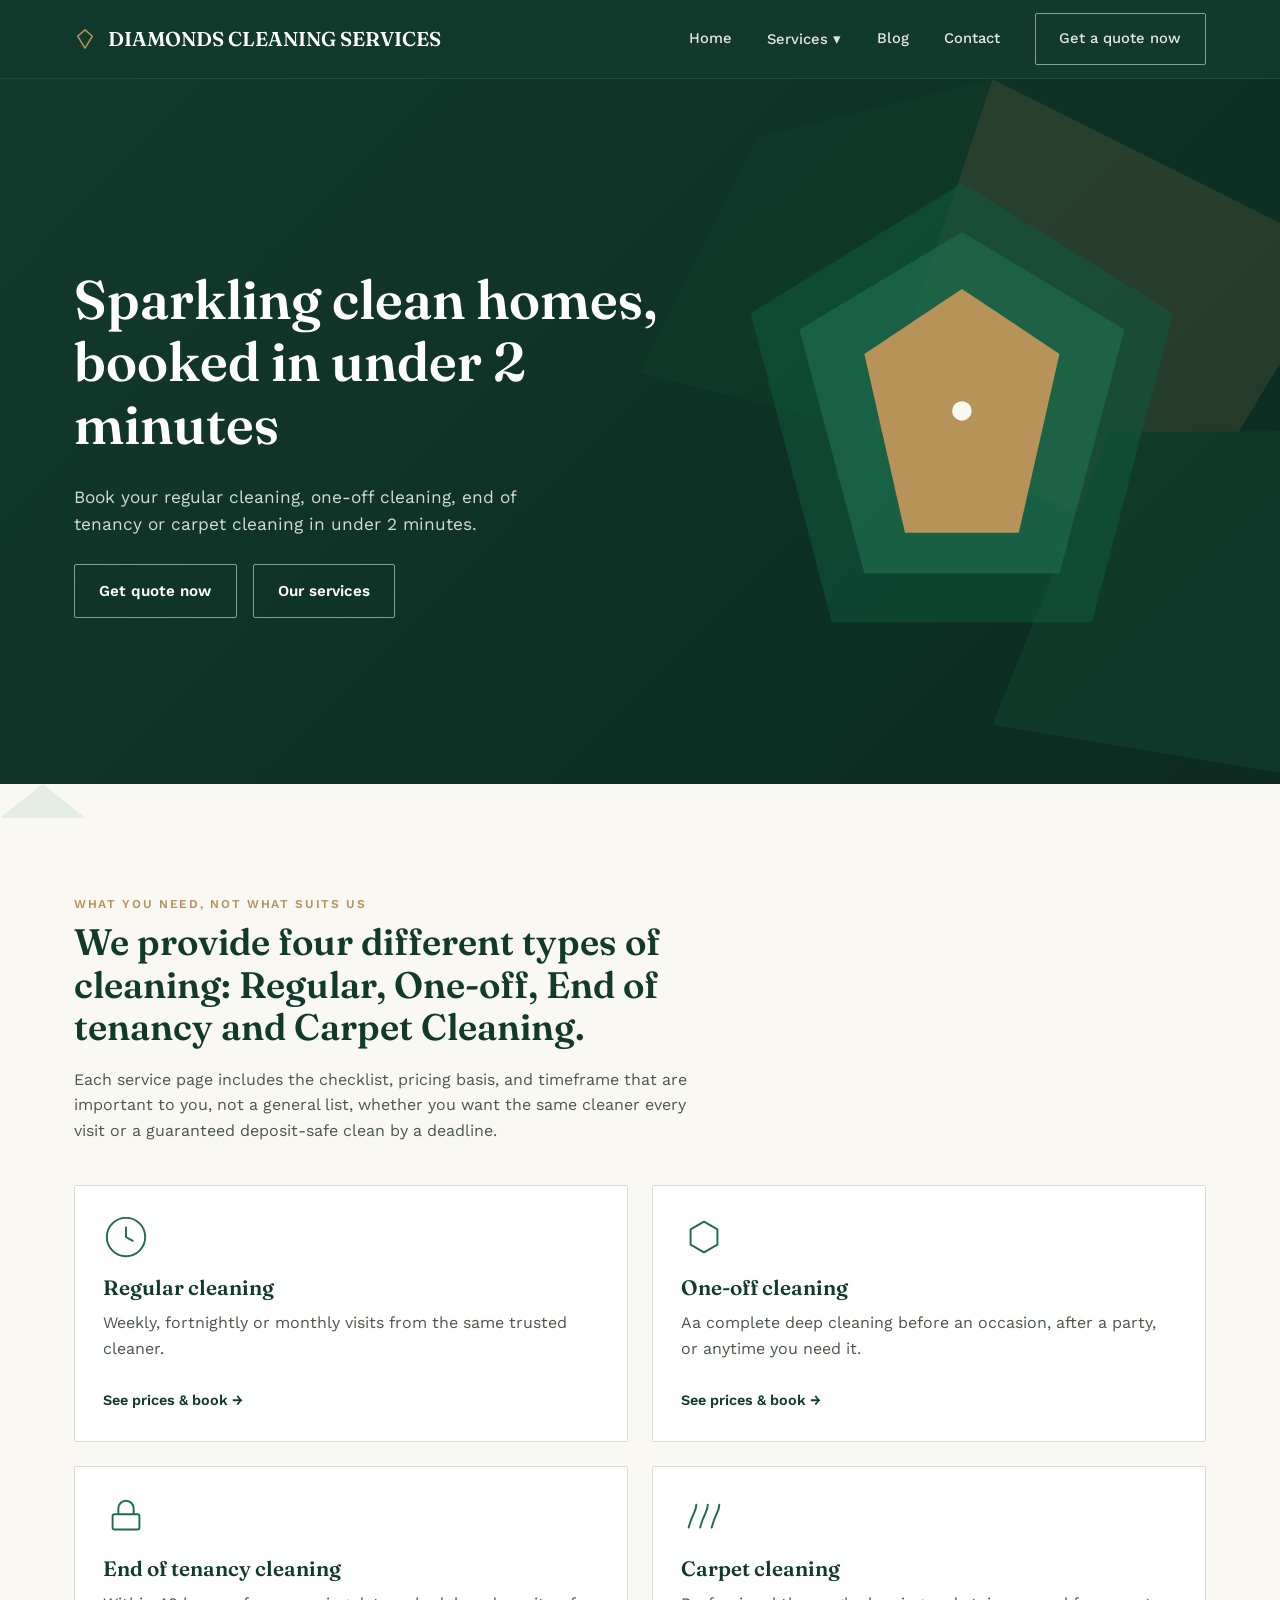
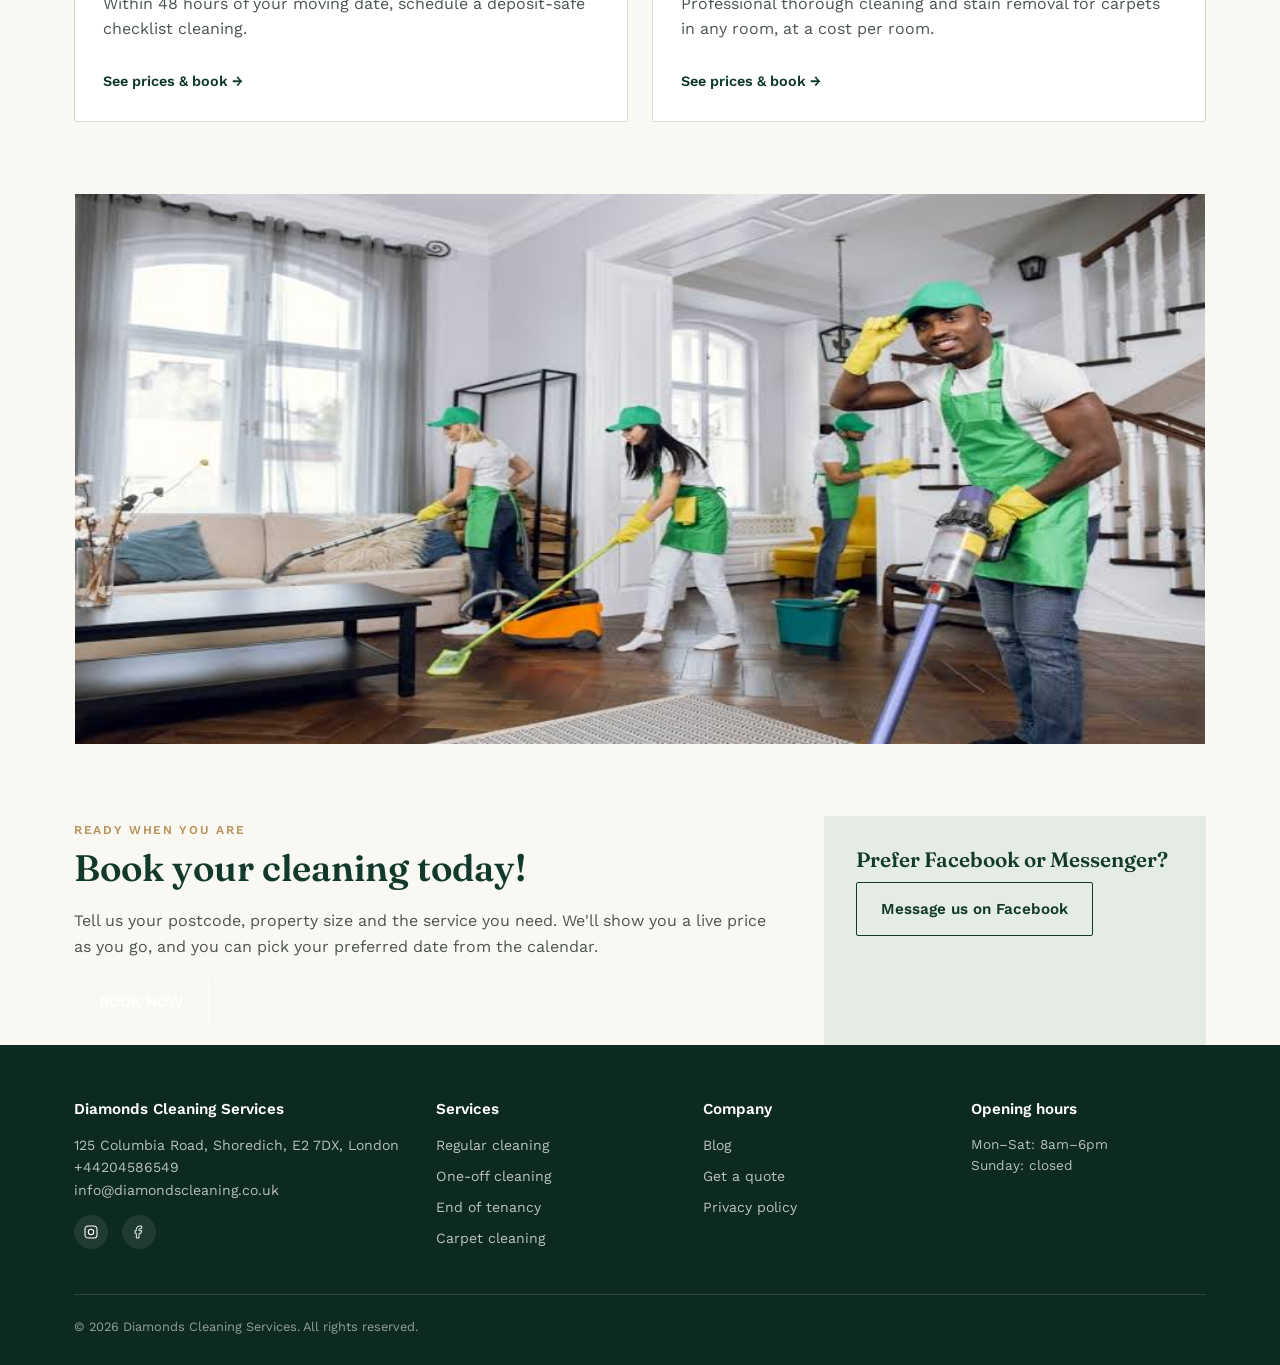
<file: index.html>
<!DOCTYPE html>
<html lang="en">
<head>
<meta charset="UTF-8">
<meta name="viewport" content="width=device-width, initial-scale=1.0">
<title>Diamonds Cleaning Services Home</title>
<link rel="stylesheet" href="css/styles.css">
</head>
<body>

<header class="site-header">
  <div class="container">
    <a href="index.html" class="logo"><svg viewBox="0 0 24 24" fill="none"><path d="M4 9L12 2L20 9L12 22L4 9Z" stroke="#B7935A" stroke-width="1.6" stroke-linejoin="round"/></svg>DIAMONDS CLEANING SERVICES</a>
    <nav class="nav" id="nav">
      <a href="index.html">Home</a>
      <div class="dropdown">
        <a href="index.html#services">Services ▾</a>
        <div class="dropdown-menu">
          <a href="regular.html">Regular cleaning</a>
          <a href="one-off.html">One-off cleaning</a>
          <a href="end-of-tenancy.html">End of tenancy cleaning</a>
          <a href="carpet.html">Carpet cleaning</a>
        </div>
      </div>
      <a href="blog.html">Blog</a>
      <a href="booking.html#contact">Contact</a>
      <a href="booking.html" class="btn btn-outline">Get a quote now</a>
    </nav>
    <button class="menu-toggle" aria-label="Open menu" aria-expanded="false">☰</button>
  </div>
</header>

<section class="hero">
  <div class="facet-bg" aria-hidden="true">
    <svg width="100%" height="100%" viewBox="0 0 1200 600" preserveAspectRatio="xMidYMid slice">
      <polygon points="900,0 1200,150 1050,400 800,300" fill="#B7935A"/>
      <polygon points="1000,300 1200,300 1200,600 900,550" fill="#2E8560"/>
      <polygon points="700,50 900,0 800,300 600,250" fill="#0F5C40"/>
    </svg>
  </div>
  <div class="container hero-inner">
    <div>
      <h1 style="color:#fff;">Sparkling clean homes, booked in under 2 minutes</h1>
      <p class="lede">Book your regular cleaning, one-off cleaning, end of tenancy or carpet cleaning in under 2 minutes.</p>
      <div class="hero-actions">
        <a href="booking.html" class="btn btn-outline">Get quote now</a>
        <a href="#services" class="btn btn-outline">Our services</a>
      </div>
    </div>
    <div class="hero-visual" aria-hidden="true">
      <svg viewBox="0 0 300 340" fill="none">
        <polygon points="150,10 280,90 230,280 70,280 20,90" fill="#0F5C40" opacity="0.5"/>
        <polygon points="150,40 250,100 210,250 90,250 50,100" fill="#1F6B4C" opacity="0.7"/>
        <polygon points="150,75 210,115 185,225 115,225 90,115" fill="#B7935A"/>
        <circle cx="150" cy="150" r="6" fill="#FAF8F3"/>
      </svg>
    </div>
  </div>
</section>

<div class="facet-divider" aria-hidden="true">
  <svg viewBox="0 0 1200 34" preserveAspectRatio="none"><polygon points="0,34 40,0 80,34" fill="#E4ECE3"/></svg>
</div>

<section class="section" id="services">
  <div class="container">
    <div class="section-head">
      <span class="eyebrow">What you need, not what suits us</span>
      <h2>We provide four different types of cleaning: Regular, One-off, End of tenancy and Carpet Cleaning.</h2>
      <p>Each service page includes the checklist, pricing basis, and timeframe that are important to you, not a general list, whether you want the same cleaner every visit or a guaranteed deposit-safe clean by a deadline.</p>
    </div>
    <div class="services-grid">

      <div class="service-card">
        <svg class="service-icon" viewBox="0 0 48 48" fill="none"><circle cx="24" cy="24" r="20" stroke="currentColor" stroke-width="2"/><path d="M24 14v10l7 4" stroke="currentColor" stroke-width="2" stroke-linecap="round"/></svg>
        <h3>Regular cleaning</h3>
        <p>Weekly, fortnightly or monthly visits from the same trusted cleaner.</p>
        <a class="card-link" href="services/regular.html">See prices &amp; book →</a>
      </div>
      <div class="service-card">
        <svg class="service-icon" viewBox="0 0 48 48" fill="none"><path d="M24 8L38 16V32L24 40L10 32V16L24 8Z" stroke="currentColor" stroke-width="2" stroke-linejoin="round"/></svg>
        <h3>One-off cleaning</h3>
        <p>Aa complete deep cleaning before an occasion, after a party, or anytime you need it.</p>
        <a class="card-link" href="services/one-off.html">See prices &amp; book →</a>
      </div>

      <div class="service-card">
        <svg class="service-icon" viewBox="0 0 48 48" fill="none"><rect x="10" y="20" width="28" height="16" rx="2" stroke="currentColor" stroke-width="2"/><path d="M16 20V14a8 8 0 0116 0v6" stroke="currentColor" stroke-width="2"/></svg>
        <h3>End of tenancy cleaning</h3>
        <p>Within 48 hours of your moving date, schedule a deposit-safe checklist cleaning.</p>
        <a class="card-link" href="services/end-of-tenancy.html">See prices &amp; book →</a>
      </div>

      <div class="service-card">
        <svg class="service-icon" viewBox="0 0 48 48" fill="none"><path d="M8 34c4-16 8-16 8-24M20 34c4-16 8-16 8-24M32 34c4-16 8-16 8-24" stroke="currentColor" stroke-width="2" stroke-linecap="round"/></svg>
        <h3>Carpet cleaning</h3>
        <p>Professional thorough cleaning and stain removal for carpets in any room, at a cost per room.</p>
        <a class="card-link" href="services/carpet.html">See prices &amp; book →</a>
      </div>

    </div>
  </div>
</section>
<div class="middle-banner-container">
    <img class="cleaning-banner" src="photos/cleaning.jpg" alt="Cleaning Banner">
</div>
<section class="section" style="padding-bottom:0;">
  <div class="container two-col">
    <div>
      <span class="eyebrow">Ready when you are</span>
      <h2>Book your cleaning today!</h2>
      <p>Tell us your postcode, property size and the service you need. We'll show you a live price as you go, and you can pick your preferred date from the calendar.</p>
      <a href="booking.html" class="btn btn-outline">BOOK NOW</a>
      <p></p>
    </div>
    <div class="form-card" style="background:var(--sage);box-shadow:none;">
      <h3>Prefer Facebook or Messenger?</h3>
      <a href="#" class="btn btn-ghost" style="margin-right:.6em;">Message us on Facebook</a>
    </div>
  </div>
</section>
<footer class="site-footer" id="contact">
  <div class="container">
    <div class="footer-grid">
      <div>
        <h4>Diamonds Cleaning Services</h4>
        <p style="color:rgba(255,255,255,.7);font-size:.88rem;">125 Columbia Road, Shoredich, E2 7DX, London<br>+44204586549<br>info@diamondscleaning.co.uk</p>
        <div class="social-icons">
          <a href="#" aria-label="Instagram"><svg viewBox="0 0 24 24" fill="none"><rect x="3" y="3" width="18" height="18" rx="5" stroke="#fff" stroke-width="1.6"/><circle cx="12" cy="12" r="4" stroke="#fff" stroke-width="1.6"/></svg></a>
          <a href="#" aria-label="Facebook"><svg viewBox="0 0 24 24" fill="none"><path d="M15 3h-2a5 5 0 00-5 5v2H6v4h2v7h4v-7h3l1-4h-4V8a1 1 0 011-1h3V3z" stroke="#fff" stroke-width="1.4"/></svg></a>
        </div>
      </div>
      <div>
        <h4>Services</h4>
        <a href="services/regular.html">Regular cleaning</a>
        <a href="services/one-off.html">One-off cleaning</a>
        <a href="services/end-of-tenancy.html">End of tenancy</a>
        <a href="services/carpet.html">Carpet cleaning</a>
      </div>
      <div>
        <h4>Company</h4>
        <a href="blog.html">Blog</a>
        <a href="booking.html">Get a quote</a>
        <a href="#">Privacy policy</a>
      </div>
      <div>
        <h4>Opening hours</h4>
        <p style="color:rgba(255,255,255,.7);font-size:.85rem;">Mon–Sat: 8am–6pm<br>Sunday: closed</p>
      </div>
    </div>
    <div class="footer-bottom">
      <span>© <span class="js-year"></span> Diamonds Cleaning Services. All rights reserved.</span>
    
    </div>
  </div>
</footer>

<script src="js/main.js"></script>
</body>
</html>
</file>
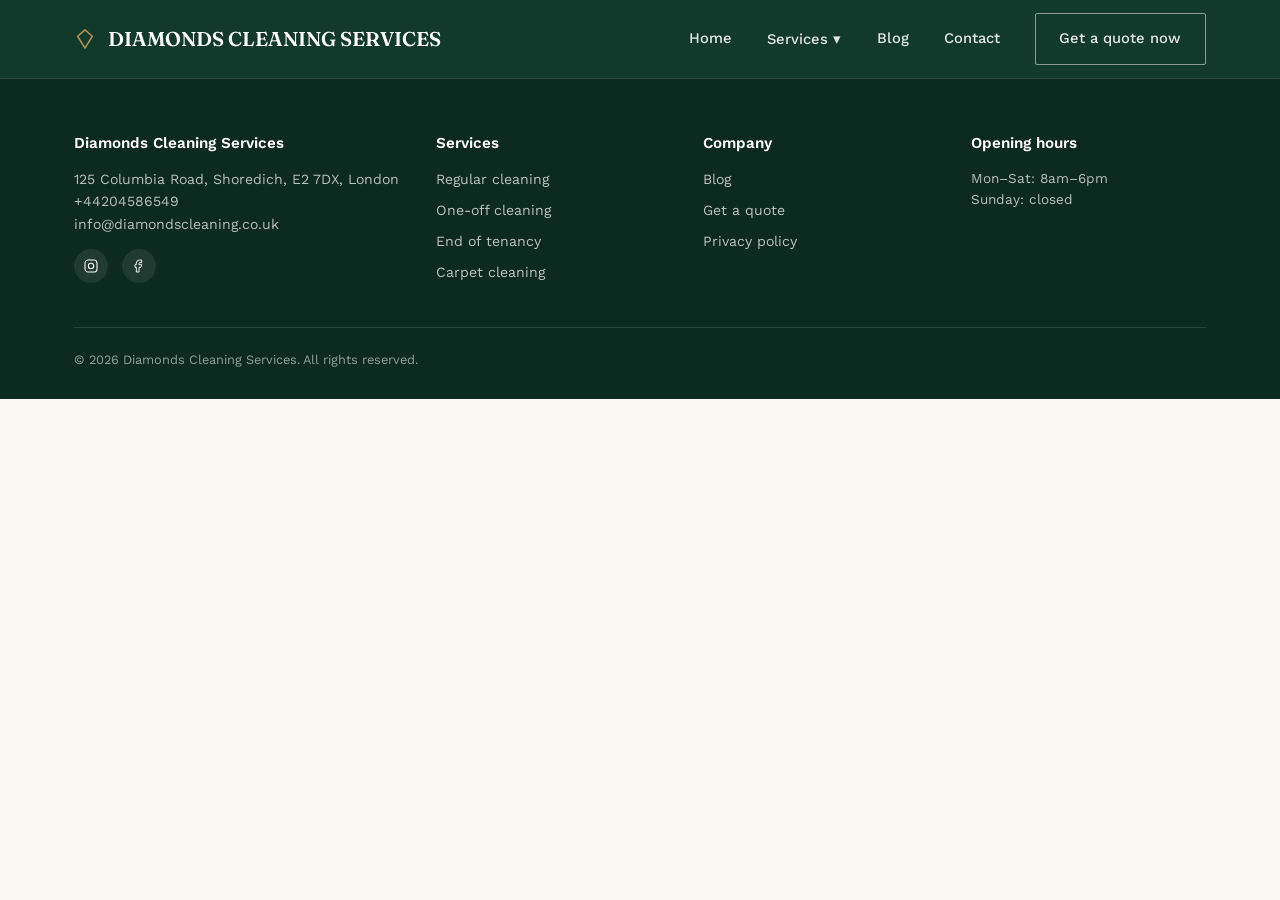
<file: blog.html>
<!DOCTYPE html>
<html lang="en">
<head>
<meta charset="UTF-8">
<meta name="viewport" content="width=device-width, initial-scale=1.0">
<title>Diamonds Cleaning Services - Blog</title>
<meta name="description" content="">
<link rel="stylesheet" href="css/styles.css">
</head>
<body>
<header class="site-header">
  <div class="container">
    <a href="index.html" class="logo"><svg viewBox="0 0 24 24" fill="none"><path d="M4 9L12 2L20 9L12 22L4 9Z" stroke="#B7935A" stroke-width="1.6" stroke-linejoin="round"/></svg>DIAMONDS CLEANING SERVICES</a>
    <nav class="nav" id="nav">
      <a href="index.html">Home</a>
      <div class="dropdown">
        <a href="index.html#services">Services ▾</a>
        <div class="dropdown-menu">
          <a href="services/regular.html">Regular cleaning</a>
          <a href="services/one-off.html">One-off cleaning</a>
          <a href="services/end-of-tenancy.html">End of tenancy cleaning</a>
          <a href="services/carpet.html">Carpet cleaning</a>
        </div>
      </div>
      <a href="blog.html">Blog</a>
      <a href="booking.html#contact">Contact</a>
      <a href="booking.html" class="btn btn-outline">Get a quote now</a>
    </nav>
    <button class="menu-toggle" aria-label="Open menu" aria-expanded="false">☰</button>
  </div>
</header>



<footer class="site-footer" id="contact">
  <div class="container">
    <div class="footer-grid">
      <div>
        <h4>Diamonds Cleaning Services</h4>
        <p style="color:rgba(255,255,255,.7);font-size:.88rem;">125 Columbia Road, Shoredich, E2 7DX, London<br>+44204586549<br>info@diamondscleaning.co.uk</p>
        <div class="social-icons">
          <a href="#" aria-label="Instagram"><svg viewBox="0 0 24 24" fill="none"><rect x="3" y="3" width="18" height="18" rx="5" stroke="#fff" stroke-width="1.6"/><circle cx="12" cy="12" r="4" stroke="#fff" stroke-width="1.6"/></svg></a>
          <a href="#" aria-label="Facebook"><svg viewBox="0 0 24 24" fill="none"><path d="M15 3h-2a5 5 0 00-5 5v2H6v4h2v7h4v-7h3l1-4h-4V8a1 1 0 011-1h3V3z" stroke="#fff" stroke-width="1.4"/></svg></a>
        </div>
      </div>
      <div>
        <h4>Services</h4>
        <a href="services/regular.html">Regular cleaning</a>
        <a href="services/one-off.html">One-off cleaning</a>
        <a href="services/end-of-tenancy.html">End of tenancy</a>
        <a href="services/carpet.html">Carpet cleaning</a>
      </div>
      <div>
        <h4>Company</h4>
        <a href="blog.html">Blog</a>
        <a href="booking.html">Get a quote</a>
        <a href="#">Privacy policy</a>
      </div>
      <div>
        <h4>Opening hours</h4>
        <p style="color:rgba(255,255,255,.7);font-size:.85rem;">Mon–Sat: 8am–6pm<br>Sunday: closed</p>
      </div>
    </div>
    <div class="footer-bottom">
      <span>© <span class="js-year"></span> Diamonds Cleaning Services. All rights reserved.</span>
    
    </div>
  </div>
</footer>
<script src="../js/main.js"></script>
</body>
</html>
</file>
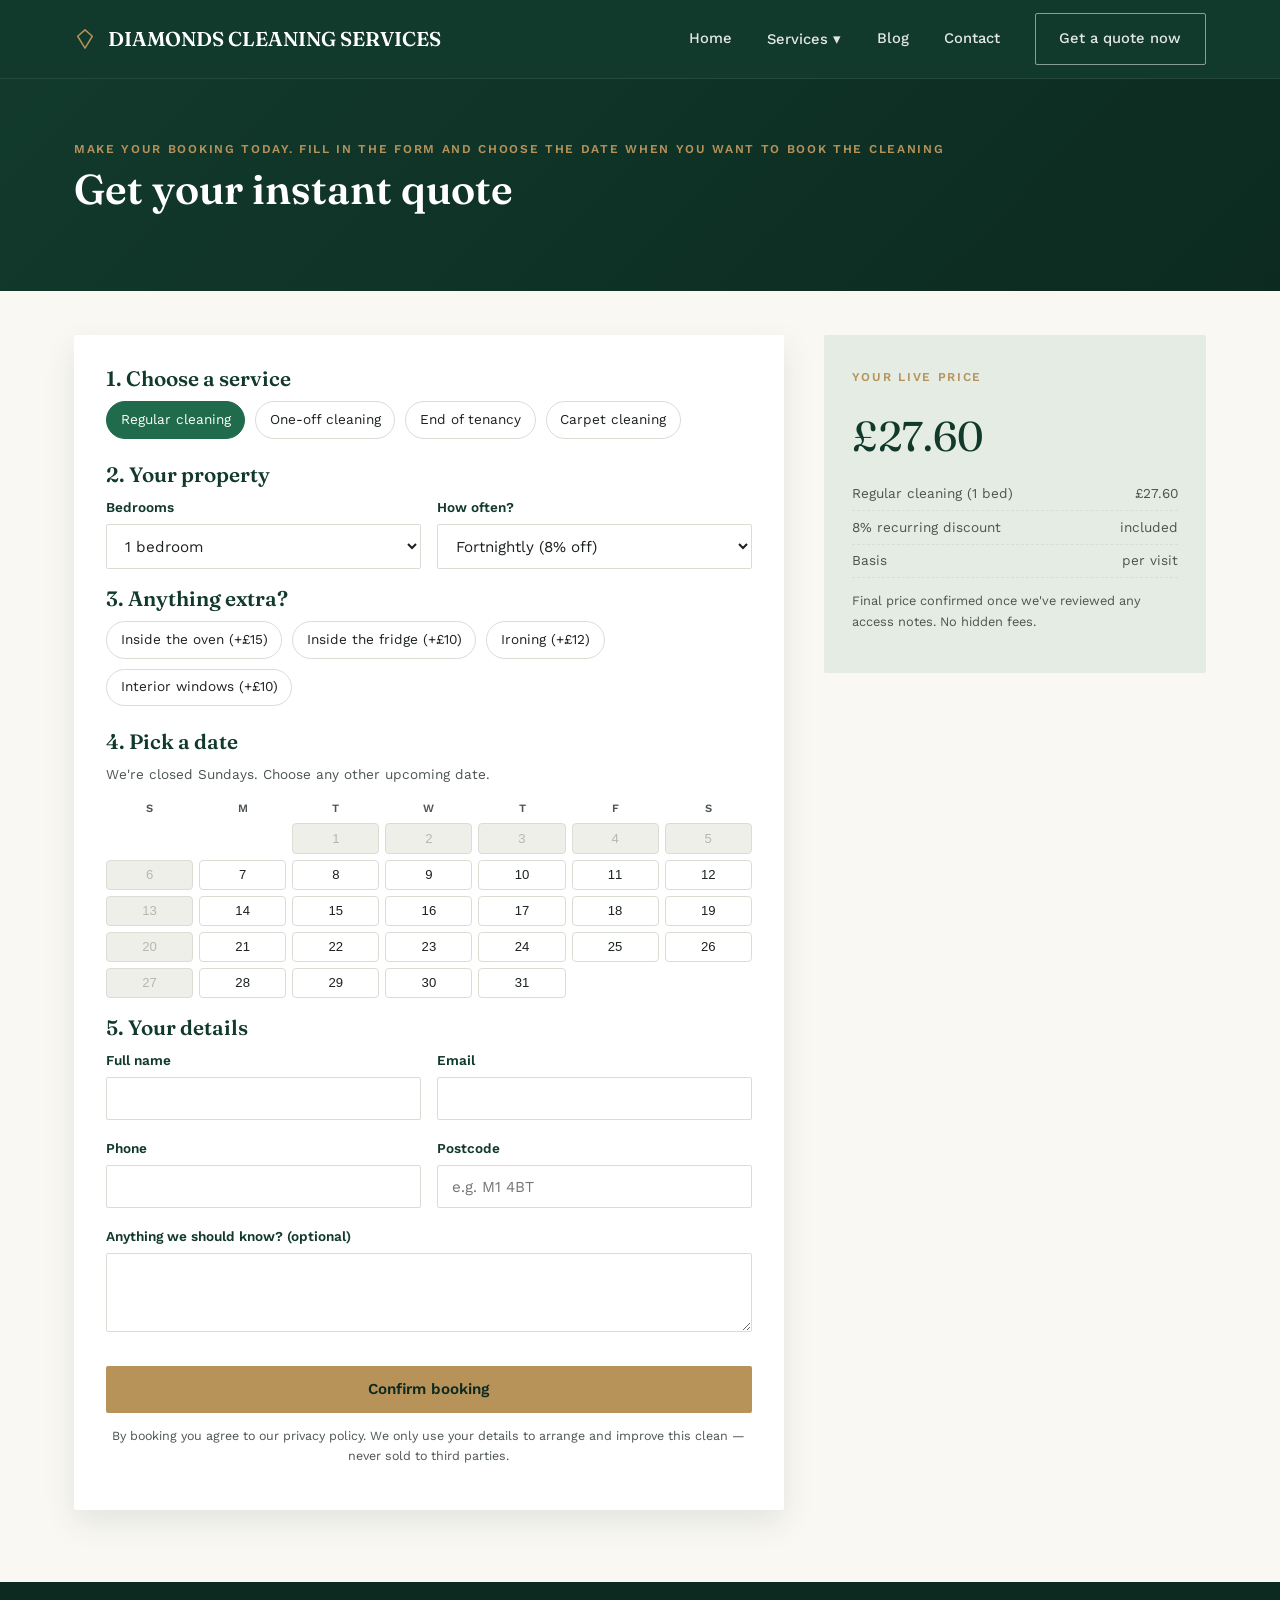
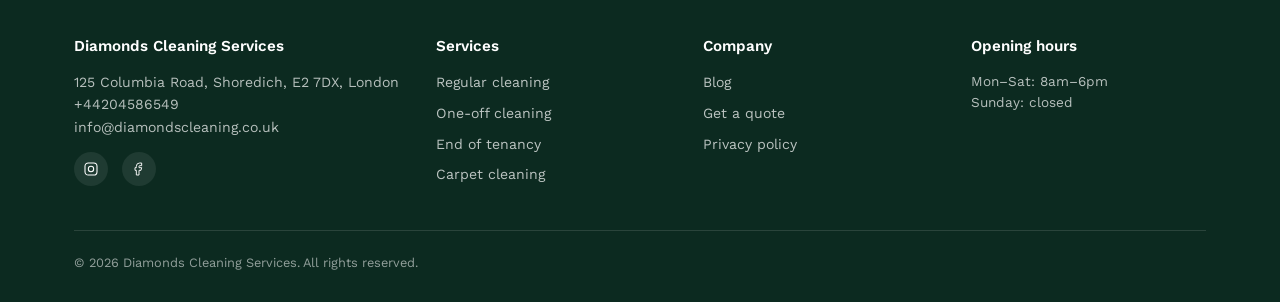
<file: booking.html>
<!DOCTYPE html>
<html lang="en">
<head>
<meta charset="UTF-8">
<meta name="viewport" content="width=device-width, initial-scale=1.0">
<title>Diamonds Cleaning Services - Booking</title>
<meta name="description" content="">
<link rel="stylesheet" href="css/styles.css">
</head>
<body>

<header class="site-header">
  <div class="container">
    <a href="index.html" class="logo"><svg viewBox="0 0 24 24" fill="none"><path d="M4 9L12 2L20 9L12 22L4 9Z" stroke="#B7935A" stroke-width="1.6" stroke-linejoin="round"/></svg>DIAMONDS CLEANING SERVICES</a>
    <nav class="nav" id="nav">
      <a href="index.html">Home</a>
      <div class="dropdown">
        <a href="index.html#services">Services ▾</a>
        <div class="dropdown-menu">
          <a href="services/regular.html">Regular cleaning</a>
          <a href="services/one-off.html">One-off cleaning</a>
          <a href="services/end-of-tenancy.html">End of tenancy cleaning</a>
          <a href="services/carpet.html">Carpet cleaning</a>
        </div>
      </div>
      <a href="blog.html">Blog</a>
      <a href="booking.html#contact">Contact</a>
      <a href="booking.html" class="btn btn-outline">Get a quote now</a>
    </nav>
    <button class="menu-toggle" aria-label="Open menu" aria-expanded="false">☰</button>
  </div>
</header>

<section class="hero" style="padding:56px 0;">
  <div class="container">
    <span class="eyebrow">Make your booking today. Fill in the form and choose the date when you want to book the cleaning</span>
    <h1 style="color:#fff;font-size:clamp(1.8rem,4vw,2.6rem);">Get your instant quote</h1>
  </div>
</section>

<section class="section" style="padding-top:44px;">
  <div class="container">

    <div class="two-col" id="booking-layout">
      <div class="form-card">
        <form id="booking-form" novalidate>

          <h3>1. Choose a service</h3>
          <div class="chip-group" style="margin-bottom:24px;">
            <label class="chip"><input type="radio" name="service" value="regular" id="service-regular" checked> Regular cleaning</label>
            <label class="chip"><input type="radio" name="service" value="oneoff" id="service-oneoff"> One-off cleaning</label>
            <label class="chip"><input type="radio" name="service" value="eot" id="service-eot"> End of tenancy</label>
            <label class="chip"><input type="radio" name="service" value="carpet" id="service-carpet"> Carpet cleaning</label>
          </div>

          <h3>2. Your property</h3>
          <div class="field-row">
            <div class="field">
              <label for="bedrooms">Bedrooms</label>
              <select id="bedrooms">
                <option value="0">Studio</option>
                <option value="1" selected>1 bedroom</option>
                <option value="2">2 bedrooms</option>
                <option value="3">3 bedrooms</option>
                <option value="4">4+ bedrooms</option>
              </select>
            </div>
            <div class="field" id="frequency-field">
              <label for="frequency">How often?</label>
              <select id="frequency">
                <option value="weekly">Weekly (15% off)</option>
                <option value="fortnightly" selected>Fortnightly (8% off)</option>
                <option value="monthly">Monthly</option>
              </select>
            </div>
          </div>

          <h3>3. Anything extra?</h3>
          <div class="chip-group" style="margin-bottom:24px;">
            <label class="chip"><input type="checkbox" name="extras" value="oven"> Inside the oven (+£15)</label>
            <label class="chip"><input type="checkbox" name="extras" value="fridge"> Inside the fridge (+£10)</label>
            <label class="chip"><input type="checkbox" name="extras" value="ironing"> Ironing (+£12)</label>
            <label class="chip"><input type="checkbox" name="extras" value="windows"> Interior windows (+£10)</label>
          </div>

          <h3>4. Pick a date</h3>
          <p style="font-size:.85rem;">We're closed Sundays. Choose any other upcoming date.</p>
          <div id="calendar" style="margin-bottom:8px;"></div>
          <input type="hidden" id="preferred-date">
          <div class="field" style="margin-top:6px;">
            <small class="error">Select a preferred date from the calendar above.</small>
          </div>

          <h3>5. Your details</h3>
          <div class="field-row">
            <div class="field">
              <label for="full-name">Full name</label>
              <input type="text" id="full-name" autocomplete="name">
              <small class="error">Enter your full name.</small>
            </div>
            <div class="field">
              <label for="email">Email</label>
              <input type="email" id="email" autocomplete="email">
              <small class="error">Enter a valid email address.</small>
            </div>
          </div>
          <div class="field-row">
            <div class="field">
              <label for="phone">Phone</label>
              <input type="tel" id="phone" autocomplete="tel">
              <small class="error">Enter a valid UK phone number.</small>
            </div>
            <div class="field">
              <label for="postcode">Postcode</label>
              <input type="text" id="postcode" autocomplete="postal-code" placeholder="e.g. M1 4BT">
              <small class="error">Enter a valid UK postcode.</small>
            </div>
          </div>
          <div class="field">
            <label for="notes">Anything we should know? (optional)</label>
            <textarea id="notes" rows="3"></textarea>
          </div>

          <button type="submit" class="btn btn-primary" style="width:100%;justify-content:center;margin-top:8px;">Confirm booking</button>
          <p style="font-size:.78rem;text-align:center;margin-top:1em;">By booking you agree to our privacy policy. We only use your details to arrange and improve this clean — never sold to third parties.</p>
        </form>
      </div>

      <div>
        <div class="quote-panel">
          <span class="eyebrow">Your live price</span>
          <div class="quote-price" id="quote-price">£0.00</div>
          <div id="quote-lines"></div>
          <p style="font-size:.8rem;margin-top:1em;">Final price confirmed once we've reviewed any access notes. No hidden fees.</p>
        </div>
      </div>
    </div>

    <div class="confirm-box" id="confirm-box">
      <svg viewBox="0 0 24 24" fill="none"><circle cx="12" cy="12" r="10" stroke="currentColor" stroke-width="1.6"/><path d="M8 12l3 3 5-6" stroke="currentColor" stroke-width="1.8" stroke-linecap="round" stroke-linejoin="round"/></svg>
      <h2>Booking confirmed</h2>
      <p>Reference <strong class="ref"></strong> — we'll clean your home on <strong class="confirm-date"></strong> for <strong class="confirm-price"></strong>.</p>
      <p>A confirmation has been sent to your email. No calls needed — see you then.</p>
      <a href="index.html" class="btn btn-ghost">Back to homepage</a>
    </div>

  </div>
</section>

<footer class="site-footer" id="contact">
  <div class="container">
    <div class="footer-grid">
      <div>
        <h4>Diamonds Cleaning Services</h4>
        <p style="color:rgba(255,255,255,.7);font-size:.88rem;">125 Columbia Road, Shoredich, E2 7DX, London<br>+44204586549<br>info@diamondscleaning.co.uk</p>
        <div class="social-icons">
          <a href="#" aria-label="Instagram"><svg viewBox="0 0 24 24" fill="none"><rect x="3" y="3" width="18" height="18" rx="5" stroke="#fff" stroke-width="1.6"/><circle cx="12" cy="12" r="4" stroke="#fff" stroke-width="1.6"/></svg></a>
          <a href="#" aria-label="Facebook"><svg viewBox="0 0 24 24" fill="none"><path d="M15 3h-2a5 5 0 00-5 5v2H6v4h2v7h4v-7h3l1-4h-4V8a1 1 0 011-1h3V3z" stroke="#fff" stroke-width="1.4"/></svg></a>
        </div>
      </div>
      <div>
        <h4>Services</h4>
        <a href="services/regular.html">Regular cleaning</a>
        <a href="services/one-off.html">One-off cleaning</a>
        <a href="services/end-of-tenancy.html">End of tenancy</a>
        <a href="services/carpet.html">Carpet cleaning</a>
      </div>
      <div>
        <h4>Company</h4>
        <a href="blog.html">Blog</a>
        <a href="booking.html">Get a quote</a>
        <a href="#">Privacy policy</a>
      </div>
      <div>
        <h4>Opening hours</h4>
        <p style="color:rgba(255,255,255,.7);font-size:.85rem;">Mon–Sat: 8am–6pm<br>Sunday: closed</p>
      </div>
    </div>
    <div class="footer-bottom">
      <span>© <span class="js-year"></span> Diamonds Cleaning Services. All rights reserved.</span>
    
    </div>
  </div>
</footer>

<script src="js/main.js"></script>
<script src="js/booking.js"></script>
</body>
</html>
</file>
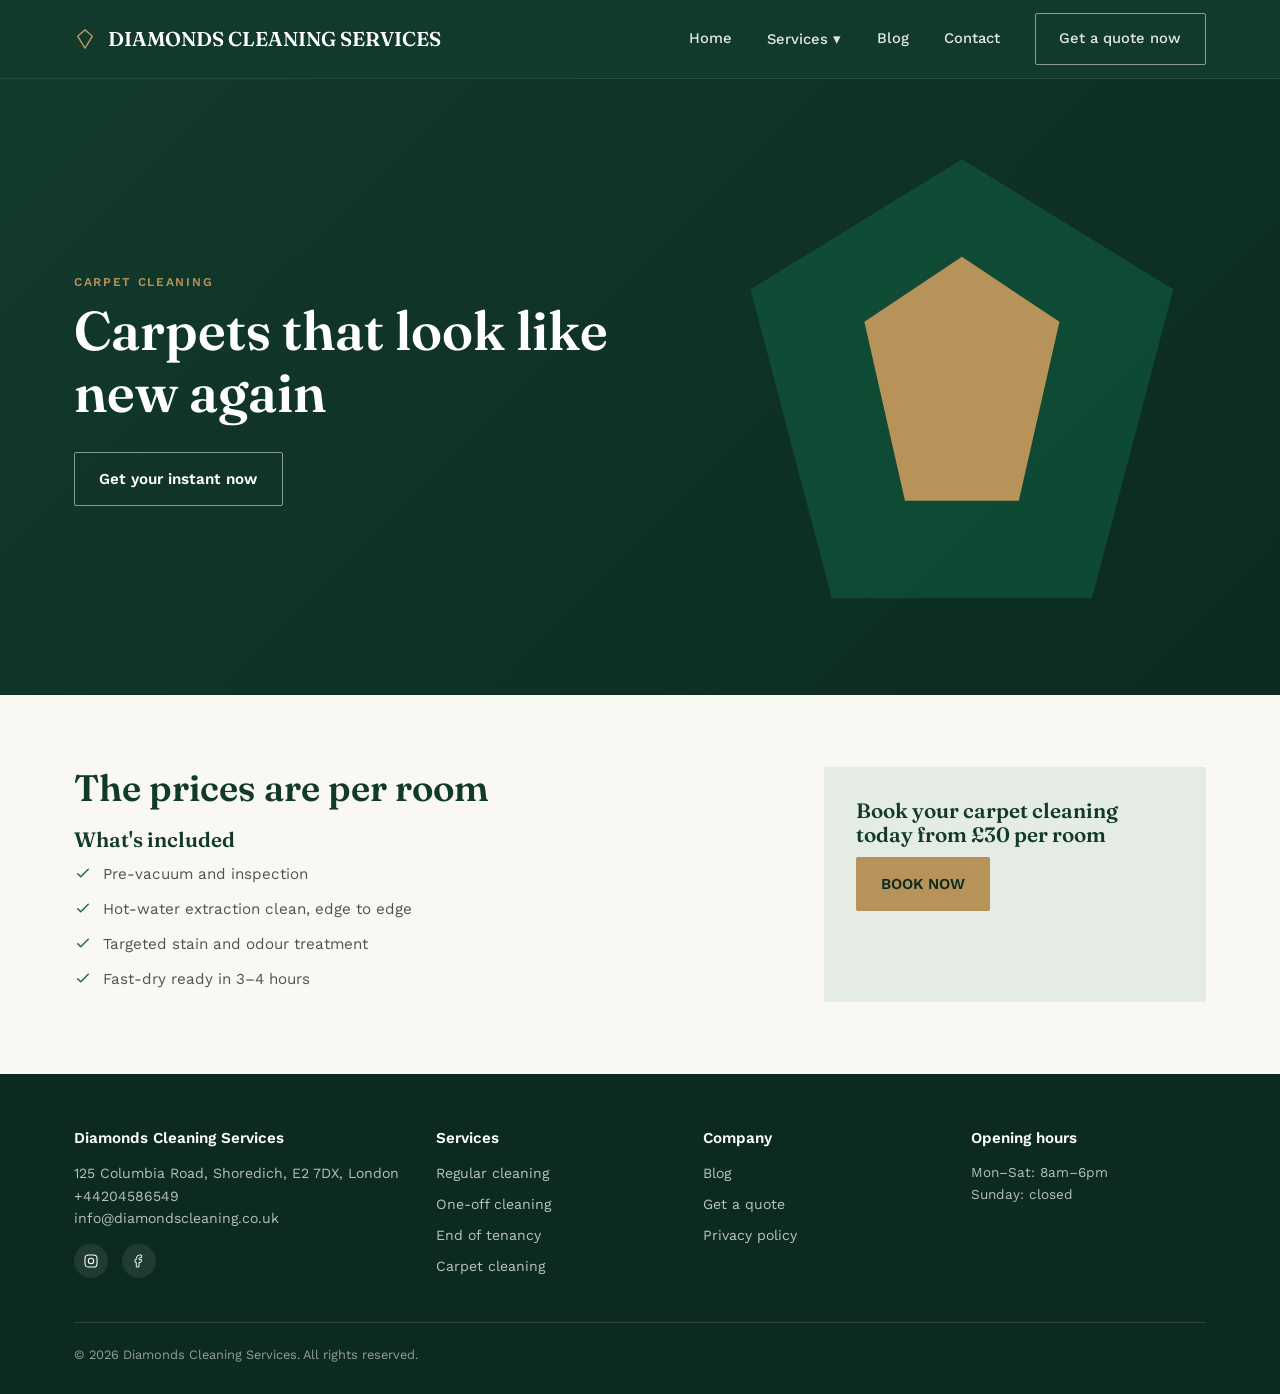
<file: carpet.html>
<!DOCTYPE html>
<html lang="en">
<head>
<meta charset="UTF-8">
<meta name="viewport" content="width=device-width, initial-scale=1.0">
<title>Diamonds Cleanign Services - Carpet Cleaning</title>
<meta name="description" content="">
<link rel="stylesheet" href="../css/styles.css">
</head>
<body>
<header class="site-header">
  <div class="container">
    <a href="../index.html" class="logo"><svg viewBox="0 0 24 24" fill="none"><path d="M4 9L12 2L20 9L12 22L4 9Z" stroke="#B7935A" stroke-width="1.6" stroke-linejoin="round"/></svg>DIAMONDS CLEANING SERVICES</a>
    <nav class="nav" id="nav">
      <a href="../index.html">Home</a>
      <div class="dropdown">
        <a href="../index.html#services">Services ▾</a>
        <div class="dropdown-menu">
          <a href="regular.html">Regular cleaning</a>
          <a href="one-off.html">One-off cleaning</a>
          <a href="end-of-tenancy.html">End of tenancy cleaning</a>
          <a href="carpet.html">Carpet cleaning</a>
        </div>
      </div>
      <a href="../blog.html">Blog</a>
      <a href="../booking.html#contact">Contact</a>
      <a href="../booking.html" class="btn btn-outline">Get a quote now</a>
    </nav>
    <button class="menu-toggle" aria-label="Open menu" aria-expanded="false">☰</button>
  </div>
</header>

<section class="hero" style="padding:64px 0;">
  <div class="container hero-inner">
    <div>
      <span class="eyebrow">CARPET CLEANING</span>
      <h1 style="color:#fff;">Carpets that look like new again</h1>
      <div class="hero-actions">
        <a href="../booking.html?service=carpet" class="btn btn-outline">Get your instant now</a>
      </div>
    </div>
    <div class="hero-visual" aria-hidden="true">
      <svg viewBox="0 0 300 300" fill="none"><polygon points="150,10 280,90 230,280 70,280 20,90" fill="#0F5C40" opacity="0.6"/><polygon points="150,70 210,110 185,220 115,220 90,110" fill="#B7935A"/></svg>
    </div>
  </div>
</section>

<section class="section">
  <div class="container two-col">
    <div>
      <h2>The prices are per room</h2>
      <h3>What's included</h3>
      <ul class="checklist">
        <li><svg viewBox="0 0 24 24" fill="none"><path d="M5 13l4 4L19 7" stroke="currentColor" stroke-width="2" stroke-linecap="round" stroke-linejoin="round"/></svg>Pre-vacuum and inspection</li>
        <li><svg viewBox="0 0 24 24" fill="none"><path d="M5 13l4 4L19 7" stroke="currentColor" stroke-width="2" stroke-linecap="round" stroke-linejoin="round"/></svg>Hot-water extraction clean, edge to edge</li>
        <li><svg viewBox="0 0 24 24" fill="none"><path d="M5 13l4 4L19 7" stroke="currentColor" stroke-width="2" stroke-linecap="round" stroke-linejoin="round"/></svg>Targeted stain and odour treatment</li>
        <li><svg viewBox="0 0 24 24" fill="none"><path d="M5 13l4 4L19 7" stroke="currentColor" stroke-width="2" stroke-linecap="round" stroke-linejoin="round"/></svg>Fast-dry ready in 3–4 hours</li>
      </ul>
    </div>
    <div class="form-card" style="background:var(--sage);box-shadow:none;">
      <h3>Book your carpet cleaning today from £30 per room</h3>
      <a href="../booking.html?service=carpet" class="btn btn-primary">BOOK NOW</a>
    </div>
  </div>
</section>

<footer class="site-footer" id="contact">
  <div class="container">
    <div class="footer-grid">
      <div>
        <h4>Diamonds Cleaning Services</h4>
        <p style="color:rgba(255,255,255,.7);font-size:.88rem;">125 Columbia Road, Shoredich, E2 7DX, London<br>+44204586549<br>info@diamondscleaning.co.uk</p>
        <div class="social-icons">
          <a href="#" aria-label="Instagram"><svg viewBox="0 0 24 24" fill="none"><rect x="3" y="3" width="18" height="18" rx="5" stroke="#fff" stroke-width="1.6"/><circle cx="12" cy="12" r="4" stroke="#fff" stroke-width="1.6"/></svg></a>
          <a href="#" aria-label="Facebook"><svg viewBox="0 0 24 24" fill="none"><path d="M15 3h-2a5 5 0 00-5 5v2H6v4h2v7h4v-7h3l1-4h-4V8a1 1 0 011-1h3V3z" stroke="#fff" stroke-width="1.4"/></svg></a>
        </div>
      </div>
      <div>
        <h4>Services</h4>
        <a href="regular.html">Regular cleaning</a>
        <a href="one-off.html">One-off cleaning</a>
        <a href="end-of-tenancy.html">End of tenancy</a>
        <a href="carpet.html">Carpet cleaning</a>
      </div>
      <div>
        <h4>Company</h4>
        <a href="blog.html">Blog</a>
        <a href="booking.html">Get a quote</a>
        <a href="#">Privacy policy</a>
      </div>
      <div>
        <h4>Opening hours</h4>
        <p style="color:rgba(255,255,255,.7);font-size:.85rem;">Mon–Sat: 8am–6pm<br>Sunday: closed</p>
      </div>
    </div>
    <div class="footer-bottom">
      <span>© <span class="js-year"></span> Diamonds Cleaning Services. All rights reserved.</span>
    
    </div>
  </div>
</footer>
<script src="../js/main.js"></script>
</body>
</html>
</file>
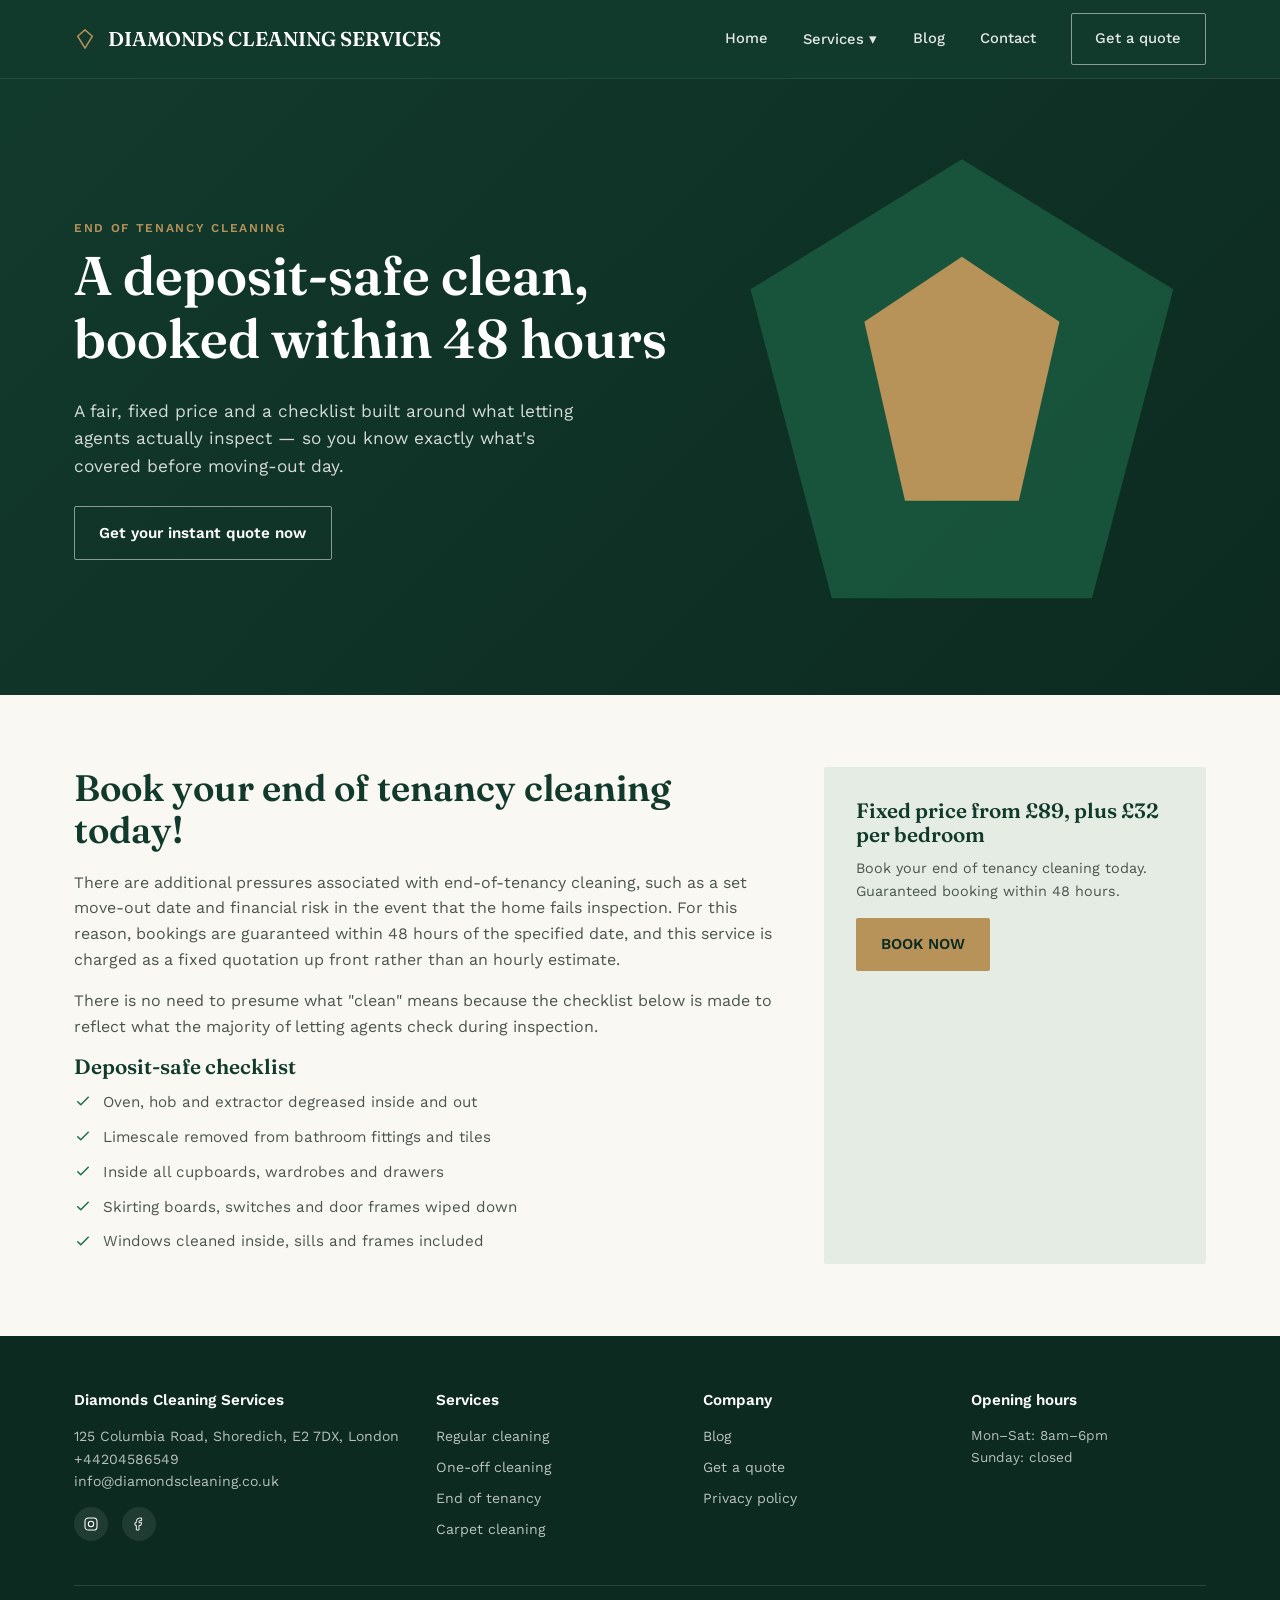
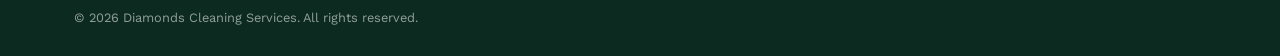
<file: end-of-tenancy.html>
<!DOCTYPE html>
<html lang="en">
<head>
<meta charset="UTF-8">
<meta name="viewport" content="width=device-width, initial-scale=1.0">
<title>Diamonds Cleaning Services - End of Tenancy Cleanning</title>
<meta name="description" content="">
<link rel="stylesheet" href="../css/styles.css">
</head>
<body>
<header class="site-header">
  <div class="container">
    <a href="../index.html" class="logo"><svg viewBox="0 0 24 24" fill="none"><path d="M4 9L12 2L20 9L12 22L4 9Z" stroke="#B7935A" stroke-width="1.6" stroke-linejoin="round"/></svg>DIAMONDS CLEANING SERVICES</a>
    <nav class="nav" id="nav">
      <a href="../index.html">Home</a>
      <div class="dropdown">
        <a href="../index.html#services">Services ▾</a>
        <div class="dropdown-menu">
          <a href="regular.html">Regular cleaning</a>
          <a href="one-off.html">One-off cleaning</a>
          <a href="end-of-tenancy">End of tenancy cleaning</a>
          <a href="carpet.html">Carpet cleaning</a>
        </div>
      </div>
      <a href="../blog.html">Blog</a>
      <a href="../booking.html#contact">Contact</a>
      <a href="../booking.html" class="btn btn-outline">Get a quote</a>
    </nav>
    <button class="menu-toggle" aria-label="Open menu" aria-expanded="false">☰</button>
  </div>
</header>

<section class="hero" style="padding:64px 0;">
  <div class="container hero-inner">
    <div>
      <span class="eyebrow">END OF TENANCY CLEANING </span>
      <h1 style="color:#fff;">A deposit-safe clean, booked within 48 hours</h1>
      <p class="lede">A fair, fixed price and a checklist built around what letting agents actually inspect — so you know exactly what's covered before moving-out day.</p>
      <div class="hero-actions">
        <a href="../booking.html?service=eot" class="btn btn-outline">Get your instant quote now</a>
      </div>
    </div>
    <div class="hero-visual" aria-hidden="true">
      <svg viewBox="0 0 300 300" fill="none"><polygon points="150,10 280,90 230,280 70,280 20,90" fill="#1F6B4C" opacity="0.6"/><polygon points="150,70 210,110 185,220 115,220 90,110" fill="#B7935A"/></svg>
    </div>
  </div>
</section>

<section class="section">
  <div class="container two-col">
    <div>
      
      <h2>Book your end of tenancy cleaning today!</h2>
      <p>There are additional pressures associated with end-of-tenancy cleaning, such as a set move-out date and financial risk in the event that the home fails inspection. For this reason, bookings are guaranteed within 48 hours of the specified date, and this service is charged as a fixed quotation up front rather than an hourly estimate.</p>
      <p>There is no need to presume what "clean" means because the checklist below is made to reflect what the majority of letting agents check during inspection.</p>

      <h3>Deposit-safe checklist</h3>
      <ul class="checklist">
        <li><svg viewBox="0 0 24 24" fill="none"><path d="M5 13l4 4L19 7" stroke="currentColor" stroke-width="2" stroke-linecap="round" stroke-linejoin="round"/></svg>Oven, hob and extractor degreased inside and out</li>
        <li><svg viewBox="0 0 24 24" fill="none"><path d="M5 13l4 4L19 7" stroke="currentColor" stroke-width="2" stroke-linecap="round" stroke-linejoin="round"/></svg>Limescale removed from bathroom fittings and tiles</li>
        <li><svg viewBox="0 0 24 24" fill="none"><path d="M5 13l4 4L19 7" stroke="currentColor" stroke-width="2" stroke-linecap="round" stroke-linejoin="round"/></svg>Inside all cupboards, wardrobes and drawers</li>
        <li><svg viewBox="0 0 24 24" fill="none"><path d="M5 13l4 4L19 7" stroke="currentColor" stroke-width="2" stroke-linecap="round" stroke-linejoin="round"/></svg>Skirting boards, switches and door frames wiped down</li>
        <li><svg viewBox="0 0 24 24" fill="none"><path d="M5 13l4 4L19 7" stroke="currentColor" stroke-width="2" stroke-linecap="round" stroke-linejoin="round"/></svg>Windows cleaned inside, sills and frames included</li>
      </ul>
    </div>
    <div class="form-card" style="background:var(--sage);box-shadow:none;">
      <h3>Fixed price from £89, plus £32 per bedroom</h3>
      <p style="font-size:.9rem;">Book your end of tenancy cleaning today. Guaranteed booking within 48 hours.</p>
      <a href="../booking.html?service=eot" class="btn btn-primary">BOOK NOW</a>
    </div>
  </div>
</section>

<footer class="site-footer" id="contact">
  <div class="container">
    <div class="footer-grid">
      <div>
        <h4>Diamonds Cleaning Services</h4>
        <p style="color:rgba(255,255,255,.7);font-size:.88rem;">125 Columbia Road, Shoredich, E2 7DX, London<br>+44204586549<br>info@diamondscleaning.co.uk</p>
        <div class="social-icons">
          <a href="#" aria-label="Instagram"><svg viewBox="0 0 24 24" fill="none"><rect x="3" y="3" width="18" height="18" rx="5" stroke="#fff" stroke-width="1.6"/><circle cx="12" cy="12" r="4" stroke="#fff" stroke-width="1.6"/></svg></a>
          <a href="#" aria-label="Facebook"><svg viewBox="0 0 24 24" fill="none"><path d="M15 3h-2a5 5 0 00-5 5v2H6v4h2v7h4v-7h3l1-4h-4V8a1 1 0 011-1h3V3z" stroke="#fff" stroke-width="1.4"/></svg></a>
        </div>
      </div>
      <div>
        <h4>Services</h4>
        <a href="regular.html">Regular cleaning</a>
        <a href="one-off.html">One-off cleaning</a>
        <a href="end-of-tenancy.html">End of tenancy</a>
        <a href="carpet.html">Carpet cleaning</a>
      </div>
      <div>
        <h4>Company</h4>
        <a href="blog.html">Blog</a>
        <a href="booking.html">Get a quote</a>
        <a href="#">Privacy policy</a>
      </div>
      <div>
        <h4>Opening hours</h4>
        <p style="color:rgba(255,255,255,.7);font-size:.85rem;">Mon–Sat: 8am–6pm<br>Sunday: closed</p>
      </div>
    </div>
    <div class="footer-bottom">
      <span>© <span class="js-year"></span> Diamonds Cleaning Services. All rights reserved.</span>
    
    </div>
  </div>
</footer>
<script src="../js/main.js"></script>
</body>
</html>
</file>
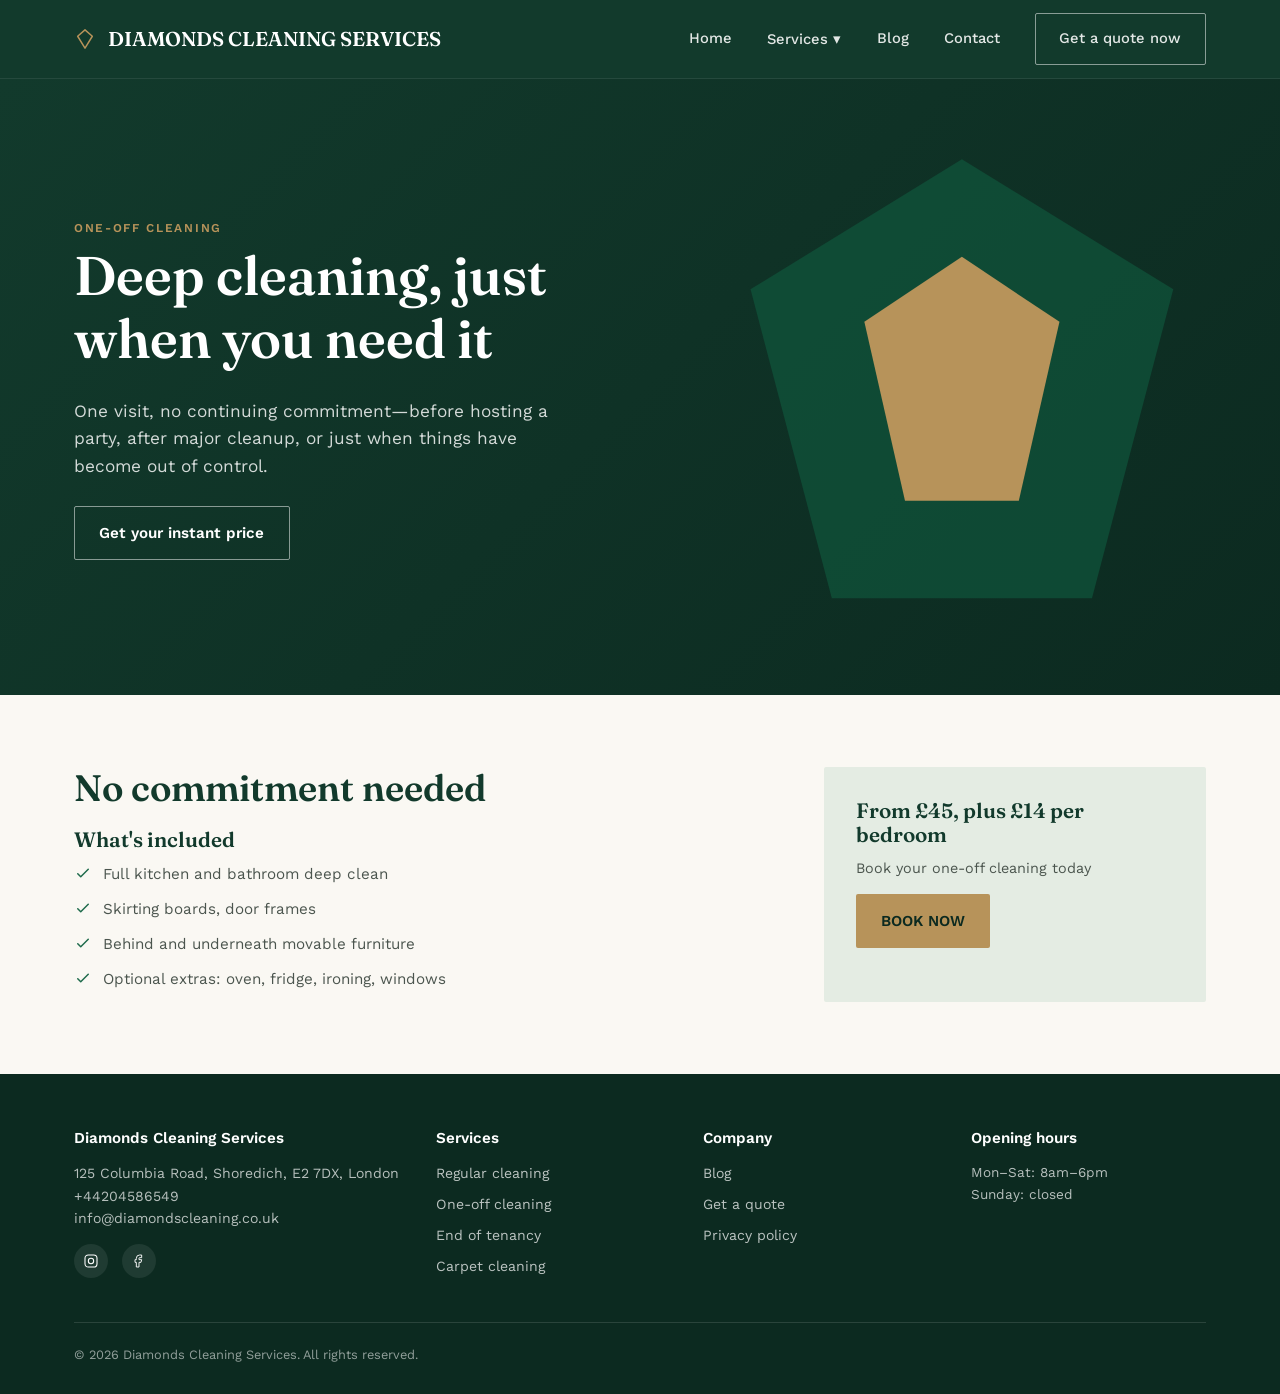
<file: one-off.html>
<!DOCTYPE html>
<html lang="en">
<head>
<meta charset="UTF-8">
<meta name="viewport" content="width=device-width, initial-scale=1.0">
<title>Diamonds Cleaning Services - One-off Cleaning</title>
<meta name="description" content="">
<link rel="stylesheet" href="../css/styles.css">
</head>
<body>
<header class="site-header">
  <div class="container">
    <a href="../index.html" class="logo"><svg viewBox="0 0 24 24" fill="none"><path d="M4 9L12 2L20 9L12 22L4 9Z" stroke="#B7935A" stroke-width="1.6" stroke-linejoin="round"/></svg>DIAMONDS CLEANING SERVICES</a>
    <nav class="nav" id="nav">
      <a href="../index.html">Home</a>
      <div class="dropdown">
        <a href="../index.html#services">Services ▾</a>
        <div class="dropdown-menu">
          <a href="regular.html">Regular cleaning</a>
          <a href="one-off.html">One-off cleaning</a>
          <a href="end-of-tenancy.html">End of tenancy cleaning</a>
          <a href="carpet.html">Carpet cleaning</a>
        </div>
      </div>
      <a href="../blog.html">Blog</a>
      <a href="../booking.html#contact">Contact</a>
      <a href="../booking.html" class="btn btn-outline">Get a quote now</a>
    </nav>
    <button class="menu-toggle" aria-label="Open menu" aria-expanded="false">☰</button>
  </div>
</header>

<section class="hero" style="padding:64px 0;">
  <div class="container hero-inner">
    <div>
      <span class="eyebrow">One-off Cleaning</span>
      <h1 style="color:#fff;">Deep cleaning, just when you need it</h1>
      <p class="lede">One visit, no continuing commitment—before hosting a party, after major cleanup, or just when things have become out of control.</p>
      <div class="hero-actions">
        <a href="../booking.html?service=oneoff" class="btn btn-outline">Get your instant price</a>
      </div>
    </div>
    <div class="hero-visual" aria-hidden="true">
      <svg viewBox="0 0 300 300" fill="none"><polygon points="150,10 280,90 230,280 70,280 20,90" fill="#0F5C40" opacity="0.6"/><polygon points="150,70 210,110 185,220 115,220 90,110" fill="#B7935A"/></svg>
    </div>
  </div>
</section>

<section class="section">
  <div class="container two-col">
    <div>
      
      <h2>No commitment needed</h2>
     
      <h3>What's included</h3>
      <ul class="checklist">
        <li><svg viewBox="0 0 24 24" fill="none"><path d="M5 13l4 4L19 7" stroke="currentColor" stroke-width="2" stroke-linecap="round" stroke-linejoin="round"/></svg>Full kitchen and bathroom deep clean</li>
        <li><svg viewBox="0 0 24 24" fill="none"><path d="M5 13l4 4L19 7" stroke="currentColor" stroke-width="2" stroke-linecap="round" stroke-linejoin="round"/></svg>Skirting boards, door frames</li>
        <li><svg viewBox="0 0 24 24" fill="none"><path d="M5 13l4 4L19 7" stroke="currentColor" stroke-width="2" stroke-linecap="round" stroke-linejoin="round"/></svg>Behind and underneath movable furniture</li>
        <li><svg viewBox="0 0 24 24" fill="none"><path d="M5 13l4 4L19 7" stroke="currentColor" stroke-width="2" stroke-linecap="round" stroke-linejoin="round"/></svg>Optional extras: oven, fridge, ironing, windows</li>
      </ul>
    </div>
    <div class="form-card" style="background:var(--sage);box-shadow:none;">
      <h3>From £45, plus £14 per bedroom</h3>
      <p style="font-size:.9rem;">Book your one-off cleaning today</p>
      <a href="../booking.html?service=oneoff" class="btn btn-primary">BOOK NOW</a>
    </div>
  </div>
</section>

<footer class="site-footer" id="contact">
  <div class="container">
    <div class="footer-grid">
      <div>
        <h4>Diamonds Cleaning Services</h4>
        <p style="color:rgba(255,255,255,.7);font-size:.88rem;">125 Columbia Road, Shoredich, E2 7DX, London<br>+44204586549<br>info@diamondscleaning.co.uk</p>
        <div class="social-icons">
          <a href="#" aria-label="Instagram"><svg viewBox="0 0 24 24" fill="none"><rect x="3" y="3" width="18" height="18" rx="5" stroke="#fff" stroke-width="1.6"/><circle cx="12" cy="12" r="4" stroke="#fff" stroke-width="1.6"/></svg></a>
          <a href="#" aria-label="Facebook"><svg viewBox="0 0 24 24" fill="none"><path d="M15 3h-2a5 5 0 00-5 5v2H6v4h2v7h4v-7h3l1-4h-4V8a1 1 0 011-1h3V3z" stroke="#fff" stroke-width="1.4"/></svg></a>
        </div>
      </div>
      <div>
        <h4>Services</h4>
        <a href="regular.html">Regular cleaning</a>
        <a href="one-off.html">One-off cleaning</a>
        <a href="end-of-tenancy.html">End of tenancy</a>
        <a href="carpet.html">Carpet cleaning</a>
      </div>
      <div>
        <h4>Company</h4>
        <a href="blog.html">Blog</a>
        <a href="booking.html">Get a quote</a>
        <a href="#">Privacy policy</a>
      </div>
      <div>
        <h4>Opening hours</h4>
        <p style="color:rgba(255,255,255,.7);font-size:.85rem;">Mon–Sat: 8am–6pm<br>Sunday: closed</p>
      </div>
    </div>
    <div class="footer-bottom">
      <span>© <span class="js-year"></span> Diamonds Cleaning Services. All rights reserved.</span>
    
    </div>
  </div>
</footer>
<script src="../js/main.js"></script>
</body>
</html>
</file>
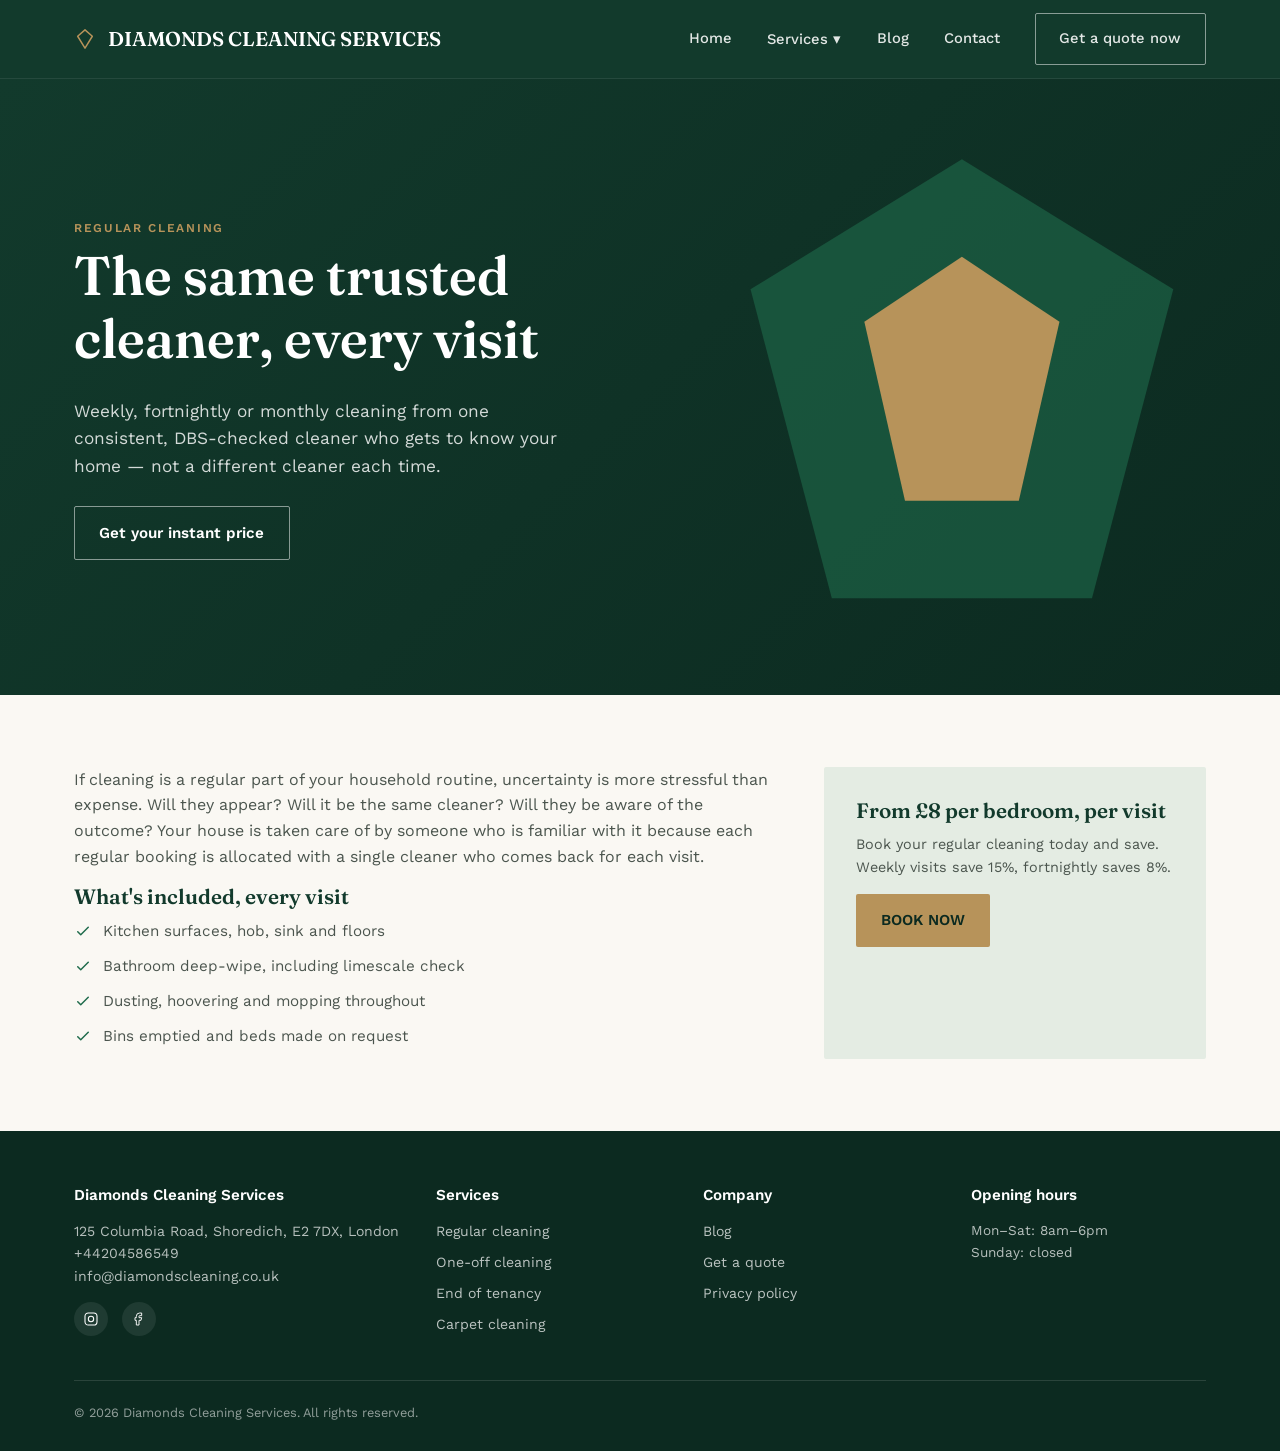
<file: regular.html>
<!DOCTYPE html>
<html lang="en">
<head>
<meta charset="UTF-8">
<meta name="viewport" content="width=device-width, initial-scale=1.0">
<title>Diamonds Cleaning Services - Regular Cleaning</title>
<meta name="description" content="">
<link rel="stylesheet" href="../css/styles.css">
</head>
<body>
<header class="site-header">
  <div class="container">
    <a href="../index.html" class="logo"><svg viewBox="0 0 24 24" fill="none"><path d="M4 9L12 2L20 9L12 22L4 9Z" stroke="#B7935A" stroke-width="1.6" stroke-linejoin="round"/></svg>DIAMONDS CLEANING SERVICES</a>
    <nav class="nav" id="nav">
      <a href="../index.html">Home</a>
      <div class="dropdown">
        <a href="../index.html#services">Services ▾</a>
        <div class="dropdown-menu">
          <a href="regular.html">Regular cleaning</a>
          <a href="one-off.html">One-off cleaning</a>
          <a href="end-of-tenancy.html">End of tenancy cleaning</a>
          <a href="carpet.html">Carpet cleaning</a>
        </div>
      </div>
      <a href="../blog.html">Blog</a>
      <a href="../booking.html#contact">Contact</a>
      <a href="../booking.html" class="btn btn-outline">Get a quote now</a>
    </nav>
    <button class="menu-toggle" aria-label="Open menu" aria-expanded="false">☰</button>
  </div>
</header>

<section class="hero" style="padding:64px 0;">
  <div class="container hero-inner">
    <div>
      <span class="eyebrow">Regular Cleaning</span>
      <h1 style="color:#fff;">The same trusted cleaner, every visit</h1>
      <p class="lede">Weekly, fortnightly or monthly cleaning from one consistent, DBS-checked cleaner who gets to know your home — not a different cleaner each time.</p>
      <div class="hero-actions">
        <a href="../booking.html?service=regular" class="btn btn-outline">Get your instant price</a>
      </div>
    </div>
    <div class="hero-visual" aria-hidden="true">
      <svg viewBox="0 0 300 300" fill="none"><polygon points="150,10 280,90 230,280 70,280 20,90" fill="#1F6B4C" opacity="0.6"/><polygon points="150,70 210,110 185,220 115,220 90,110" fill="#B7935A"/></svg>
    </div>
  </div>
</section>

<section class="section">
  <div class="container two-col">
    <div>
      <p>If cleaning is a regular part of your household routine, uncertainty is more stressful than expense. Will they appear? Will it be the same cleaner? Will they be aware of the outcome? Your house is taken care of by someone who is familiar with it because each regular booking is allocated with a single cleaner who comes back for each visit.</p>
      

      <h3>What's included, every visit</h3>
      <ul class="checklist">
        <li><svg viewBox="0 0 24 24" fill="none"><path d="M5 13l4 4L19 7" stroke="currentColor" stroke-width="2" stroke-linecap="round" stroke-linejoin="round"/></svg>Kitchen surfaces, hob, sink and floors</li>
        <li><svg viewBox="0 0 24 24" fill="none"><path d="M5 13l4 4L19 7" stroke="currentColor" stroke-width="2" stroke-linecap="round" stroke-linejoin="round"/></svg>Bathroom deep-wipe, including limescale check</li>
        <li><svg viewBox="0 0 24 24" fill="none"><path d="M5 13l4 4L19 7" stroke="currentColor" stroke-width="2" stroke-linecap="round" stroke-linejoin="round"/></svg>Dusting, hoovering and mopping throughout</li>
        <li><svg viewBox="0 0 24 24" fill="none"><path d="M5 13l4 4L19 7" stroke="currentColor" stroke-width="2" stroke-linecap="round" stroke-linejoin="round"/></svg>Bins emptied and beds made on request</li>
      </ul>
    </div>
    <div class="form-card" style="background:var(--sage);box-shadow:none;">
      <h3>From £8 per bedroom, per visit</h3>
      <p style="font-size:.9rem;">Book your regular cleaning today and save. Weekly visits save 15%, fortnightly saves 8%.</p>
      <a href="../booking.html?service=regular" class="btn btn-primary">BOOK NOW</a>
    </div>
  </div>
</section>

<footer class="site-footer" id="contact">
  <div class="container">
    <div class="footer-grid">
      <div>
        <h4>Diamonds Cleaning Services</h4>
        <p style="color:rgba(255,255,255,.7);font-size:.88rem;">125 Columbia Road, Shoredich, E2 7DX, London<br>+44204586549<br>info@diamondscleaning.co.uk</p>
        <div class="social-icons">
          <a href="#" aria-label="Instagram"><svg viewBox="0 0 24 24" fill="none"><rect x="3" y="3" width="18" height="18" rx="5" stroke="#fff" stroke-width="1.6"/><circle cx="12" cy="12" r="4" stroke="#fff" stroke-width="1.6"/></svg></a>
          <a href="#" aria-label="Facebook"><svg viewBox="0 0 24 24" fill="none"><path d="M15 3h-2a5 5 0 00-5 5v2H6v4h2v7h4v-7h3l1-4h-4V8a1 1 0 011-1h3V3z" stroke="#fff" stroke-width="1.4"/></svg></a>
        </div>
      </div>
      <div>
        <h4>Services</h4>
        <a href="regular.html">Regular cleaning</a>
        <a href="one-off.html">One-off cleaning</a>
        <a href="end-of-tenancy.html">End of tenancy</a>
        <a href="carpet.html">Carpet cleaning</a>
      </div>
      <div>
        <h4>Company</h4>
        <a href="blog.html">Blog</a>
        <a href="booking.html">Get a quote</a>
        <a href="#">Privacy policy</a>
      </div>
      <div>
        <h4>Opening hours</h4>
        <p style="color:rgba(255,255,255,.7);font-size:.85rem;">Mon–Sat: 8am–6pm<br>Sunday: closed</p>
      </div>
    </div>
    <div class="footer-bottom">
      <span>© <span class="js-year"></span> Diamonds Cleaning Services. All rights reserved.</span>
    
    </div>
  </div>
</footer>
<script src="../js/main.js"></script>
</body>
</html>
</file>
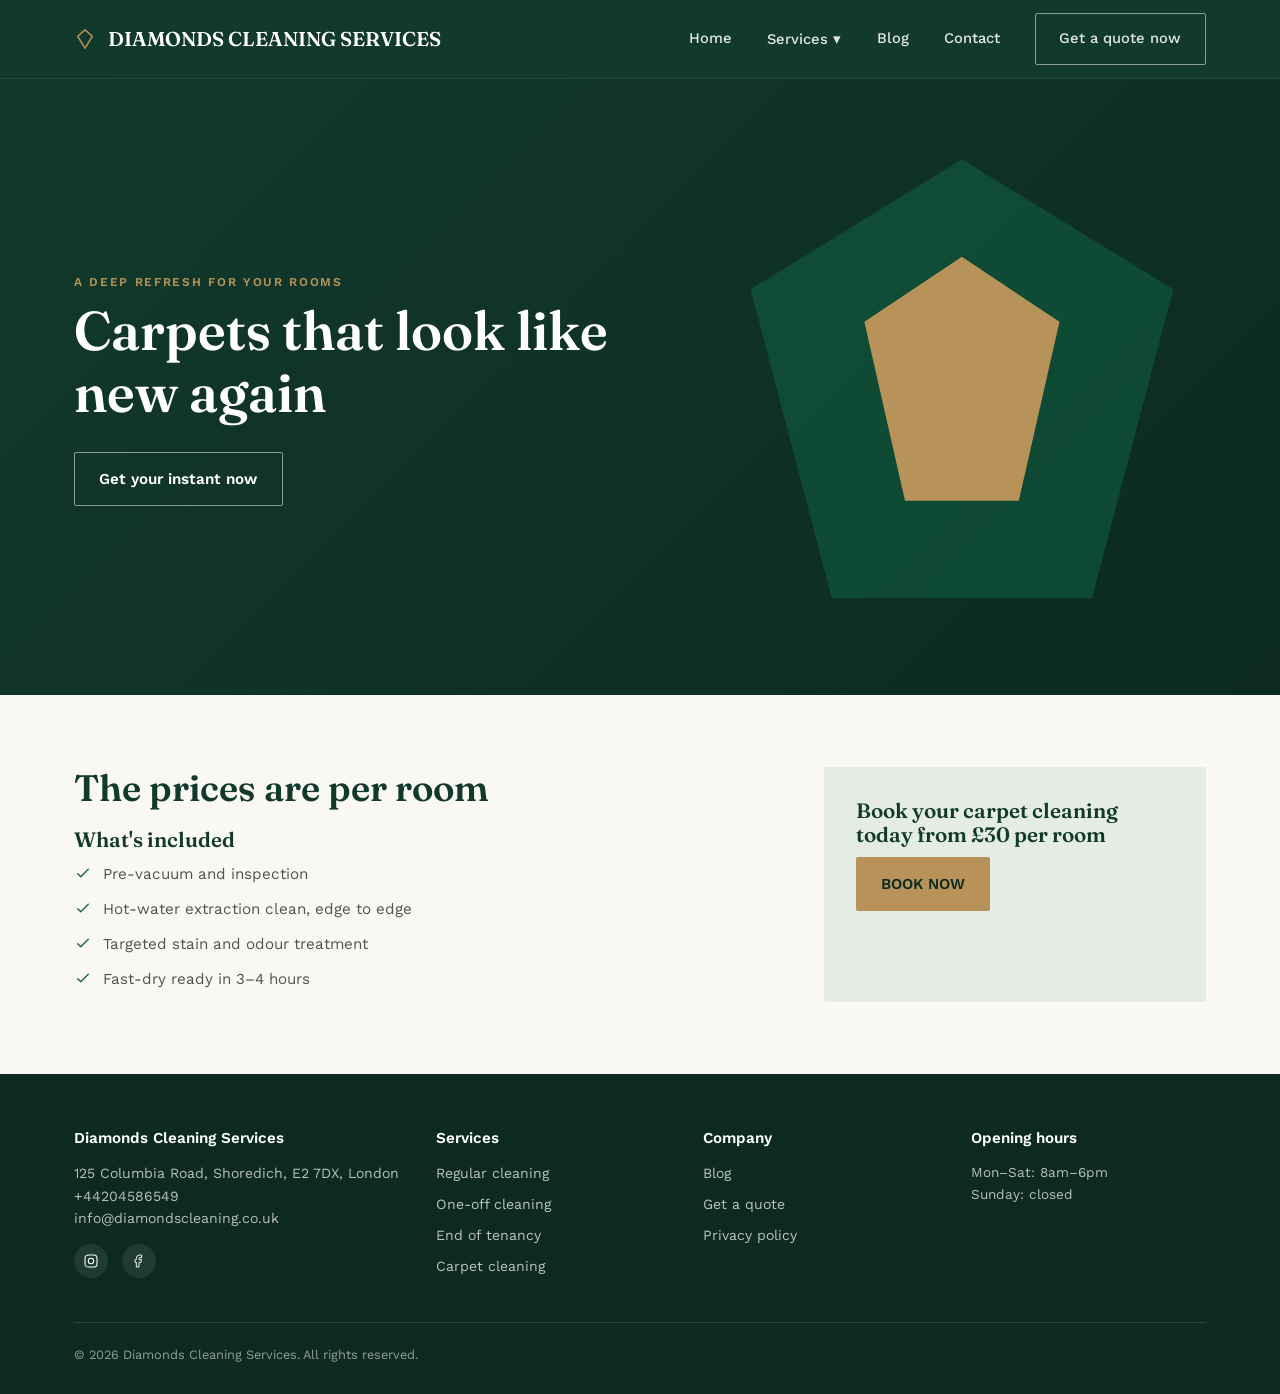
<file: services/carpet.html>
<!DOCTYPE html>
<html lang="en">
<head>
<meta charset="UTF-8">
<meta name="viewport" content="width=device-width, initial-scale=1.0">
<title>Diamonds Cleanign Services - Carpet Cleaning</title>
<meta name="description" content="">
<link rel="stylesheet" href="../css/styles.css">
</head>
<body>
<header class="site-header">
  <div class="container">
    <a href="../index.html" class="logo"><svg viewBox="0 0 24 24" fill="none"><path d="M4 9L12 2L20 9L12 22L4 9Z" stroke="#B7935A" stroke-width="1.6" stroke-linejoin="round"/></svg>DIAMONDS CLEANING SERVICES</a>
    <nav class="nav" id="nav">
      <a href="../index.html">Home</a>
      <div class="dropdown">
        <a href="../index.html#services">Services ▾</a>
        <div class="dropdown-menu">
          <a href="regular.html">Regular cleaning</a>
          <a href="one-off.html">One-off cleaning</a>
          <a href="end-of-tenancy.html">End of tenancy cleaning</a>
          <a href="carpet.html">Carpet cleaning</a>
        </div>
      </div>
      <a href="../blog.html">Blog</a>
      <a href="../booking.html#contact">Contact</a>
      <a href="../booking.html" class="btn btn-outline">Get a quote now</a>
    </nav>
    <button class="menu-toggle" aria-label="Open menu" aria-expanded="false">☰</button>
  </div>
</header>

<section class="hero" style="padding:64px 0;">
  <div class="container hero-inner">
    <div>
      <span class="eyebrow">A deep refresh for your rooms</span>
      <h1 style="color:#fff;">Carpets that look like new again</h1>
      <div class="hero-actions">
        <a href="../booking.html?service=carpet" class="btn btn-outline">Get your instant now</a>
      </div>
    </div>
    <div class="hero-visual" aria-hidden="true">
      <svg viewBox="0 0 300 300" fill="none"><polygon points="150,10 280,90 230,280 70,280 20,90" fill="#0F5C40" opacity="0.6"/><polygon points="150,70 210,110 185,220 115,220 90,110" fill="#B7935A"/></svg>
    </div>
  </div>
</section>

<section class="section">
  <div class="container two-col">
    <div>
      <h2>The prices are per room</h2>
      <h3>What's included</h3>
      <ul class="checklist">
        <li><svg viewBox="0 0 24 24" fill="none"><path d="M5 13l4 4L19 7" stroke="currentColor" stroke-width="2" stroke-linecap="round" stroke-linejoin="round"/></svg>Pre-vacuum and inspection</li>
        <li><svg viewBox="0 0 24 24" fill="none"><path d="M5 13l4 4L19 7" stroke="currentColor" stroke-width="2" stroke-linecap="round" stroke-linejoin="round"/></svg>Hot-water extraction clean, edge to edge</li>
        <li><svg viewBox="0 0 24 24" fill="none"><path d="M5 13l4 4L19 7" stroke="currentColor" stroke-width="2" stroke-linecap="round" stroke-linejoin="round"/></svg>Targeted stain and odour treatment</li>
        <li><svg viewBox="0 0 24 24" fill="none"><path d="M5 13l4 4L19 7" stroke="currentColor" stroke-width="2" stroke-linecap="round" stroke-linejoin="round"/></svg>Fast-dry ready in 3–4 hours</li>
      </ul>
    </div>
    <div class="form-card" style="background:var(--sage);box-shadow:none;">
      <h3>Book your carpet cleaning today from £30 per room</h3>
      <a href="../booking.html?service=carpet" class="btn btn-primary">BOOK NOW</a>
    </div>
  </div>
</section>

<footer class="site-footer" id="contact">
  <div class="container">
    <div class="footer-grid">
      <div>
        <h4>Diamonds Cleaning Services</h4>
        <p style="color:rgba(255,255,255,.7);font-size:.88rem;">125 Columbia Road, Shoredich, E2 7DX, London<br>+44204586549<br>info@diamondscleaning.co.uk</p>
        <div class="social-icons">
          <a href="#" aria-label="Instagram"><svg viewBox="0 0 24 24" fill="none"><rect x="3" y="3" width="18" height="18" rx="5" stroke="#fff" stroke-width="1.6"/><circle cx="12" cy="12" r="4" stroke="#fff" stroke-width="1.6"/></svg></a>
          <a href="#" aria-label="Facebook"><svg viewBox="0 0 24 24" fill="none"><path d="M15 3h-2a5 5 0 00-5 5v2H6v4h2v7h4v-7h3l1-4h-4V8a1 1 0 011-1h3V3z" stroke="#fff" stroke-width="1.4"/></svg></a>
        </div>
      </div>
      <div>
        <h4>Services</h4>
        <a href="regular.html">Regular cleaning</a>
        <a href="one-off.html">One-off cleaning</a>
        <a href="end-of-tenancy.html">End of tenancy</a>
        <a href="carpet.html">Carpet cleaning</a>
      </div>
      <div>
        <h4>Company</h4>
        <a href="blog.html">Blog</a>
        <a href="booking.html">Get a quote</a>
        <a href="#">Privacy policy</a>
      </div>
      <div>
        <h4>Opening hours</h4>
        <p style="color:rgba(255,255,255,.7);font-size:.85rem;">Mon–Sat: 8am–6pm<br>Sunday: closed</p>
      </div>
    </div>
    <div class="footer-bottom">
      <span>© <span class="js-year"></span> Diamonds Cleaning Services. All rights reserved.</span>
    
    </div>
  </div>
</footer>
<script src="../js/main.js"></script>
</body>
</html>
</file>
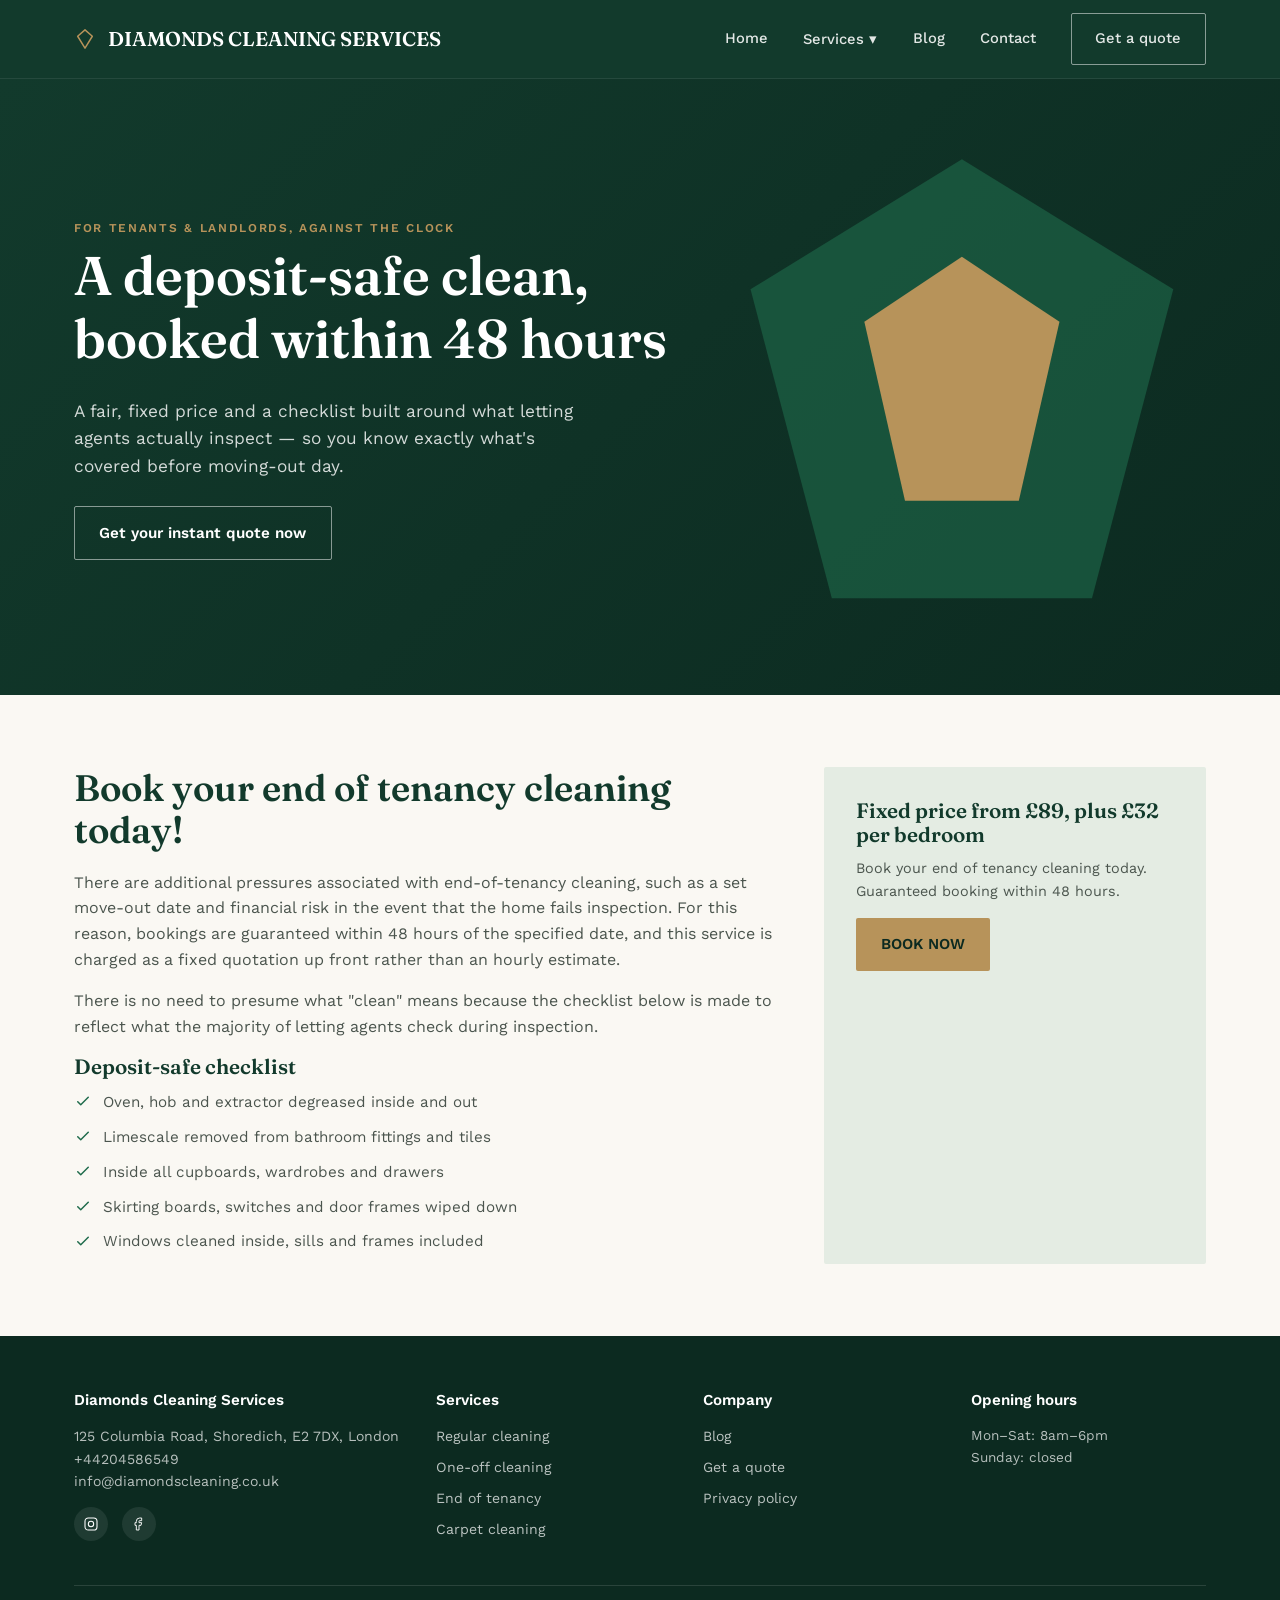
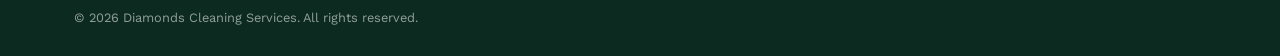
<file: services/end-of-tenancy.html>
<!DOCTYPE html>
<html lang="en">
<head>
<meta charset="UTF-8">
<meta name="viewport" content="width=device-width, initial-scale=1.0">
<title>Diamonds Cleaning Services - End of Tenancy Cleanning</title>
<meta name="description" content="">
<link rel="stylesheet" href="../css/styles.css">
</head>
<body>
<header class="site-header">
  <div class="container">
    <a href="../index.html" class="logo"><svg viewBox="0 0 24 24" fill="none"><path d="M4 9L12 2L20 9L12 22L4 9Z" stroke="#B7935A" stroke-width="1.6" stroke-linejoin="round"/></svg>DIAMONDS CLEANING SERVICES</a>
    <nav class="nav" id="nav">
      <a href="../index.html">Home</a>
      <div class="dropdown">
        <a href="../index.html#services">Services ▾</a>
        <div class="dropdown-menu">
          <a href="regular.html">Regular cleaning</a>
          <a href="one-off.html">One-off cleaning</a>
          <a href="end-of-tenancy">End of tenancy cleaning</a>
          <a href="carpet.html">Carpet cleaning</a>
        </div>
      </div>
      <a href="../blog.html">Blog</a>
      <a href="../booking.html#contact">Contact</a>
      <a href="../booking.html" class="btn btn-outline">Get a quote</a>
    </nav>
    <button class="menu-toggle" aria-label="Open menu" aria-expanded="false">☰</button>
  </div>
</header>

<section class="hero" style="padding:64px 0;">
  <div class="container hero-inner">
    <div>
      <span class="eyebrow">For tenants &amp; landlords, against the clock</span>
      <h1 style="color:#fff;">A deposit-safe clean, booked within 48 hours</h1>
      <p class="lede">A fair, fixed price and a checklist built around what letting agents actually inspect — so you know exactly what's covered before moving-out day.</p>
      <div class="hero-actions">
        <a href="../booking.html?service=eot" class="btn btn-outline">Get your instant quote now</a>
      </div>
    </div>
    <div class="hero-visual" aria-hidden="true">
      <svg viewBox="0 0 300 300" fill="none"><polygon points="150,10 280,90 230,280 70,280 20,90" fill="#1F6B4C" opacity="0.6"/><polygon points="150,70 210,110 185,220 115,220 90,110" fill="#B7935A"/></svg>
    </div>
  </div>
</section>

<section class="section">
  <div class="container two-col">
    <div>
      
      <h2>Book your end of tenancy cleaning today!</h2>
      <p>There are additional pressures associated with end-of-tenancy cleaning, such as a set move-out date and financial risk in the event that the home fails inspection. For this reason, bookings are guaranteed within 48 hours of the specified date, and this service is charged as a fixed quotation up front rather than an hourly estimate.</p>
      <p>There is no need to presume what "clean" means because the checklist below is made to reflect what the majority of letting agents check during inspection.</p>

      <h3>Deposit-safe checklist</h3>
      <ul class="checklist">
        <li><svg viewBox="0 0 24 24" fill="none"><path d="M5 13l4 4L19 7" stroke="currentColor" stroke-width="2" stroke-linecap="round" stroke-linejoin="round"/></svg>Oven, hob and extractor degreased inside and out</li>
        <li><svg viewBox="0 0 24 24" fill="none"><path d="M5 13l4 4L19 7" stroke="currentColor" stroke-width="2" stroke-linecap="round" stroke-linejoin="round"/></svg>Limescale removed from bathroom fittings and tiles</li>
        <li><svg viewBox="0 0 24 24" fill="none"><path d="M5 13l4 4L19 7" stroke="currentColor" stroke-width="2" stroke-linecap="round" stroke-linejoin="round"/></svg>Inside all cupboards, wardrobes and drawers</li>
        <li><svg viewBox="0 0 24 24" fill="none"><path d="M5 13l4 4L19 7" stroke="currentColor" stroke-width="2" stroke-linecap="round" stroke-linejoin="round"/></svg>Skirting boards, switches and door frames wiped down</li>
        <li><svg viewBox="0 0 24 24" fill="none"><path d="M5 13l4 4L19 7" stroke="currentColor" stroke-width="2" stroke-linecap="round" stroke-linejoin="round"/></svg>Windows cleaned inside, sills and frames included</li>
      </ul>
    </div>
    <div class="form-card" style="background:var(--sage);box-shadow:none;">
      <h3>Fixed price from £89, plus £32 per bedroom</h3>
      <p style="font-size:.9rem;">Book your end of tenancy cleaning today. Guaranteed booking within 48 hours.</p>
      <a href="../booking.html?service=eot" class="btn btn-primary">BOOK NOW</a>
    </div>
  </div>
</section>

<footer class="site-footer" id="contact">
  <div class="container">
    <div class="footer-grid">
      <div>
        <h4>Diamonds Cleaning Services</h4>
        <p style="color:rgba(255,255,255,.7);font-size:.88rem;">125 Columbia Road, Shoredich, E2 7DX, London<br>+44204586549<br>info@diamondscleaning.co.uk</p>
        <div class="social-icons">
          <a href="#" aria-label="Instagram"><svg viewBox="0 0 24 24" fill="none"><rect x="3" y="3" width="18" height="18" rx="5" stroke="#fff" stroke-width="1.6"/><circle cx="12" cy="12" r="4" stroke="#fff" stroke-width="1.6"/></svg></a>
          <a href="#" aria-label="Facebook"><svg viewBox="0 0 24 24" fill="none"><path d="M15 3h-2a5 5 0 00-5 5v2H6v4h2v7h4v-7h3l1-4h-4V8a1 1 0 011-1h3V3z" stroke="#fff" stroke-width="1.4"/></svg></a>
        </div>
      </div>
      <div>
        <h4>Services</h4>
        <a href="regular.html">Regular cleaning</a>
        <a href="one-off.html">One-off cleaning</a>
        <a href="end-of-tenancy.html">End of tenancy</a>
        <a href="carpet.html">Carpet cleaning</a>
      </div>
      <div>
        <h4>Company</h4>
        <a href="blog.html">Blog</a>
        <a href="booking.html">Get a quote</a>
        <a href="#">Privacy policy</a>
      </div>
      <div>
        <h4>Opening hours</h4>
        <p style="color:rgba(255,255,255,.7);font-size:.85rem;">Mon–Sat: 8am–6pm<br>Sunday: closed</p>
      </div>
    </div>
    <div class="footer-bottom">
      <span>© <span class="js-year"></span> Diamonds Cleaning Services. All rights reserved.</span>
    
    </div>
  </div>
</footer>
<script src="../js/main.js"></script>
</body>
</html>
</file>
<file: css/styles.css>
@import url('https://fonts.googleapis.com/css2?family=Fraunces:opsz,wght@9..144,400;9..144,500;9..144,600;9..144,700&family=Work+Sans:wght@400;500;600;700&display=swap');

:root{
  --forest:#123A2C;
  --forest-2:#0C2A20;
  --emerald:#1F6B4C;
  --emerald-light:#2E8560;
  --sage:#E4ECE3;
  --cream:#FAF8F3;
  --gold:#B7935A;
  --gold-light:#D8BC8B;
  --ink:#1B211D;
  --ink-soft:#4B554E;
  --white:#FFFFFF;
  --line:#D9DED5;
  --radius:2px;
  --shadow: 0 12px 32px rgba(18,58,44,0.10);
  --maxw:1180px;
}

*,*::before,*::after{box-sizing:border-box;}
html{scroll-behavior:smooth;}
body{
  margin:0;
  font-family:'Work Sans',sans-serif;
  color:var(--ink);
  background:var(--cream);
  line-height:1.6;
  -webkit-font-smoothing:antialiased;
}
h1,h2,h3,h4{
  font-family:'Fraunces',serif;
  color:var(--forest);
  line-height:1.15;
  margin:0 0 .5em;
  font-weight:600;
}
h1{font-size:clamp(2.2rem,4.5vw,3.4rem);}
h2{font-size:clamp(1.6rem,3vw,2.3rem);}
h3{font-size:1.3rem;}
p{margin:0 0 1em;color:var(--ink-soft);}
a{color:inherit;text-decoration:none;}
img,svg{max-width:100%;display:block;}
.container{max-width:var(--maxw);margin:0 auto;padding:0 24px;}
.eyebrow{
  font-size:.75rem;letter-spacing:.14em;text-transform:uppercase;
  color:var(--gold);font-weight:600;display:inline-block;margin-bottom:.6em;
}
a:focus-visible,button:focus-visible,input:focus-visible,textarea:focus-visible,select:focus-visible{
  outline:3px solid var(--gold);outline-offset:2px;
}

/* Facet signature motif */
.facet{clip-path:polygon(0 12%,50% 0,100% 12%,100% 88%,50% 100%,0 88%);}
.facet-divider{width:100%;height:34px;position:relative;overflow:hidden;}
.facet-divider svg{width:100%;height:100%;display:block;}

/* Buttons */
.btn{
  display:inline-flex;align-items:center;gap:.5em;
  font-family:'Work Sans',sans-serif;font-weight:600;font-size:.95rem;
  padding:.9em 1.6em;border-radius:var(--radius);border:1px solid transparent;
  cursor:pointer;transition:transform .15s ease, background .15s ease;
}
.btn-primary{background:var(--gold);color:var(--forest-2);}
.btn-primary:hover{background:var(--gold-light);transform:translateY(-1px);}
.btn-outline{border-color:rgba(255,255,255,.5);color:var(--white);}
.btn-outline:hover{background:rgba(255,255,255,.12);}
.btn-ghost{border-color:var(--forest);color:var(--forest);}
.btn-ghost:hover{background:var(--sage);}

/* Header */
.site-header{
  background:var(--forest);color:var(--white);position:sticky;top:0;z-index:50;
  border-bottom:1px solid rgba(255,255,255,.08);
}
.site-header .container{display:flex;align-items:center;justify-content:space-between;height:78px;}
.logo{display:flex;align-items:center;gap:.6em;font-family:'Fraunces',serif;font-size:1.25rem;font-weight:600;color:var(--white);}
.logo svg{width:22px;height:22px;}
.nav{display:flex;align-items:center;gap:2.2em;}
.nav a{font-size:.92rem;font-weight:500;color:rgba(255,255,255,.88);position:relative;}
.nav a:hover{color:var(--gold-light);}
.nav .dropdown{position:relative;}
.nav .dropdown-menu{
  position:absolute;top:130%;left:0;background:var(--white);min-width:220px;
  box-shadow:var(--shadow);border-radius:var(--radius);padding:.5em 0;
  opacity:0;visibility:hidden;transform:translateY(6px);transition:.15s ease;
}
.nav .dropdown:hover .dropdown-menu,.nav .dropdown:focus-within .dropdown-menu{opacity:1;visibility:visible;transform:translateY(0);}
.nav .dropdown-menu a{display:block;padding:.6em 1.2em;color:var(--ink);font-size:.9rem;}
.nav .dropdown-menu a:hover{background:var(--sage);color:var(--forest);}
.nav-cta{margin-left:.5em;}
.menu-toggle{display:none;background:none;border:0;color:var(--white);font-size:1.6rem;cursor:pointer;}

@media (max-width:860px){
  .nav{position:fixed;inset:78px 0 0 0;background:var(--forest);flex-direction:column;align-items:flex-start;
    padding:2em 24px;gap:1.4em;transform:translateX(100%);transition:transform .25s ease;overflow-y:auto;}
  .nav.open{transform:translateX(0);}
  .nav .dropdown-menu{position:static;opacity:1;visibility:visible;transform:none;box-shadow:none;background:transparent;padding-left:1em;display:none;}
  .nav .dropdown.open .dropdown-menu{display:block;}
  .menu-toggle{display:block;}
  .nav-cta{margin-left:0;}
}

/* Hero */
.hero{
  background:linear-gradient(135deg,var(--forest) 0%,var(--forest-2) 100%);
  color:var(--white);position:relative;overflow:hidden;padding:88px 0 64px;
}
.hero .facet-bg{position:absolute;inset:0;opacity:.14;pointer-events:none;}
.hero-inner{display:grid;grid-template-columns:1.1fr .9fr;gap:48px;align-items:center;position:relative;}
.hero p.lede{color:rgba(255,255,255,.82);font-size:1.08rem;max-width:46ch;}
.hero-actions{display:flex;gap:1em;flex-wrap:wrap;margin-top:1.6em;}
.hero-badges{display:flex;gap:1.6em;margin-top:2.2em;flex-wrap:wrap;}
.hero-badges div{font-size:.82rem;color:rgba(255,255,255,.75);}
.hero-badges strong{display:block;color:var(--gold-light);font-family:'Fraunces',serif;font-size:1.5rem;}
.hero-visual{position:relative;}
@media (max-width:900px){.hero-inner{grid-template-columns:1fr;}.hero-visual{order:-1;max-width:280px;margin:0 auto;}}

/* Reviews strip */
.reviews-strip{background:var(--sage);padding:36px 0;border-bottom:1px solid var(--line);}
.reviews-grid{display:grid;grid-template-columns:repeat(auto-fit,minmax(230px,1fr));gap:24px;}
.review-card{background:var(--white);border-radius:var(--radius);padding:20px 22px;box-shadow:0 2px 8px rgba(18,58,44,.06);}
.review-stars{color:var(--gold);letter-spacing:.15em;margin-bottom:.4em;font-size:.9rem;}
.review-card p{font-size:.92rem;margin-bottom:.6em;}
.review-name{font-size:.82rem;font-weight:600;color:var(--forest);}
.google-badge{display:flex;align-items:center;gap:1em;margin-bottom:24px;flex-wrap:wrap;}
.google-badge .score{font-family:'Fraunces',serif;font-size:2rem;color:var(--forest);}

/* Services grid */
.section{padding:72px 0;}
.section-head{max-width:640px;margin-bottom:2.6em;}
.services-grid{display:grid;grid-template-columns:repeat(2,1fr);gap:24px;}
@media (max-width:760px){.services-grid{grid-template-columns:1fr;}}
.service-card{
  background:var(--white);border:1px solid var(--line);border-radius:var(--radius);
  padding:28px;transition:transform .18s ease, box-shadow .18s ease;position:relative;
}
.service-card:hover{transform:translateY(-4px);box-shadow:var(--shadow);}
.service-icon{width:46px;height:46px;margin-bottom:1em;color:var(--emerald);}
.service-card .tag{font-size:.75rem;color:var(--gold);font-weight:600;text-transform:uppercase;letter-spacing:.08em;}
.service-card a.card-link{display:inline-flex;align-items:center;gap:.4em;color:var(--forest);font-weight:600;font-size:.9rem;margin-top:.8em;}

/* checklist */
.checklist{list-style:none;padding:0;margin:0;}
.checklist li{display:flex;gap:.7em;align-items:flex-start;margin-bottom:.7em;font-size:.95rem;color:var(--ink-soft);}
.checklist svg{width:18px;height:18px;flex-shrink:0;margin-top:.15em;color:var(--emerald);}

/* Instagram / social */
.insta-grid{display:grid;grid-template-columns:repeat(6,1fr);gap:10px;}
@media (max-width:760px){.insta-grid{grid-template-columns:repeat(3,1fr);}}
.insta-tile{aspect-ratio:1;border-radius:var(--radius);position:relative;overflow:hidden;
  display:flex;align-items:flex-end;color:var(--white);font-size:.72rem;padding:8px;}
.insta-tile span{position:relative;z-index:1;font-weight:600;}
.insta-tile::after{content:"";position:absolute;inset:0;background:linear-gradient(0deg,rgba(0,0,0,.55),rgba(0,0,0,0) 55%);}

/* Footer */
.site-footer{background:var(--forest-2);color:rgba(255,255,255,.8);padding:56px 0 28px;margin-top:0;}
.footer-grid{display:grid;grid-template-columns:1.4fr 1fr 1fr 1fr;gap:32px;margin-bottom:36px;}
@media (max-width:760px){.footer-grid{grid-template-columns:1fr 1fr;}}
.site-footer h4{color:var(--white);font-size:.95rem;font-family:'Work Sans',sans-serif;font-weight:600;margin-bottom:1em;}
.site-footer a{color:rgba(255,255,255,.72);font-size:.88rem;display:block;margin-bottom:.6em;}
.site-footer a:hover{color:var(--gold-light);}
.footer-bottom{border-top:1px solid rgba(255,255,255,.12);padding-top:22px;display:flex;justify-content:space-between;flex-wrap:wrap;gap:1em;font-size:.8rem;color:rgba(255,255,255,.55);}
.social-icons{display:flex;gap:.9em;}
.social-icons a{width:34px;height:34px;border-radius:50%;background:rgba(255,255,255,.08);display:flex;align-items:center;justify-content:center;margin:0;}
.social-icons svg{width:16px;height:16px;}

/* Forms */
.form-card{background:var(--white);border-radius:var(--radius);box-shadow:var(--shadow);padding:32px;}
.field-row{display:grid;grid-template-columns:1fr 1fr;gap:16px;}
@media (max-width:600px){.field-row{grid-template-columns:1fr;}}
.field{margin-bottom:18px;}
.field label{display:block;font-size:.85rem;font-weight:600;color:var(--forest);margin-bottom:.4em;}
.field input,.field select,.field textarea{
  width:100%;padding:.75em .9em;border:1px solid var(--line);border-radius:var(--radius);
  font-family:'Work Sans',sans-serif;font-size:.95rem;background:var(--white);color:var(--ink);
}
.field small.error{color:#B3432B;font-size:.78rem;display:none;margin-top:.3em;}
.field.invalid input,.field.invalid select{border-color:#B3432B;}
.field.invalid small.error{display:block;}
.chip-group{display:flex;gap:10px;flex-wrap:wrap;}
.chip{border:1px solid var(--line);padding:.5em 1em;border-radius:20px;font-size:.85rem;cursor:pointer;user-select:none;}
.chip input{display:none;}
.chip.checked{background:var(--emerald);color:var(--white);border-color:var(--emerald);}
.quote-panel{background:var(--sage);border-radius:var(--radius);padding:28px;position:sticky;top:100px;}
.quote-price{font-family:'Fraunces',serif;font-size:2.6rem;color:var(--forest);margin:.2em 0;}
.quote-line{display:flex;justify-content:space-between;font-size:.85rem;color:var(--ink-soft);padding:.4em 0;border-bottom:1px dashed var(--line);}

/* Blog */
.post-card{border-bottom:1px solid var(--line);padding:28px 0;}
.post-meta{font-size:.8rem;color:var(--gold);text-transform:uppercase;letter-spacing:.06em;margin-bottom:.4em;}
.prose p{color:var(--ink);}
.prose h3{margin-top:1.6em;}

.confirm-box{display:none;text-align:center;padding:48px 24px;}
.confirm-box.show{display:block;}
.confirm-box svg{width:64px;height:64px;color:var(--emerald);margin:0 auto 1em;}

.two-col{display:grid;grid-template-columns:1.3fr .7fr;gap:40px;}
@media (max-width:900px){.two-col{grid-template-columns:1fr;}}
.bg-forest{background:var(--forest);color:var(--white);}
.bg-forest h2,.bg-forest h3{color:var(--white);}
.bg-forest p{color:rgba(255,255,255,.78);}
.bg-sage{background:var(--sage);}

.cleaning-banner {
  width: 100%;
  max-width: 1130px;
  height: 550px;
  aspect-ratio: 16 / 9;
  display: block;
  margin: 0 auto;
}
</file>
